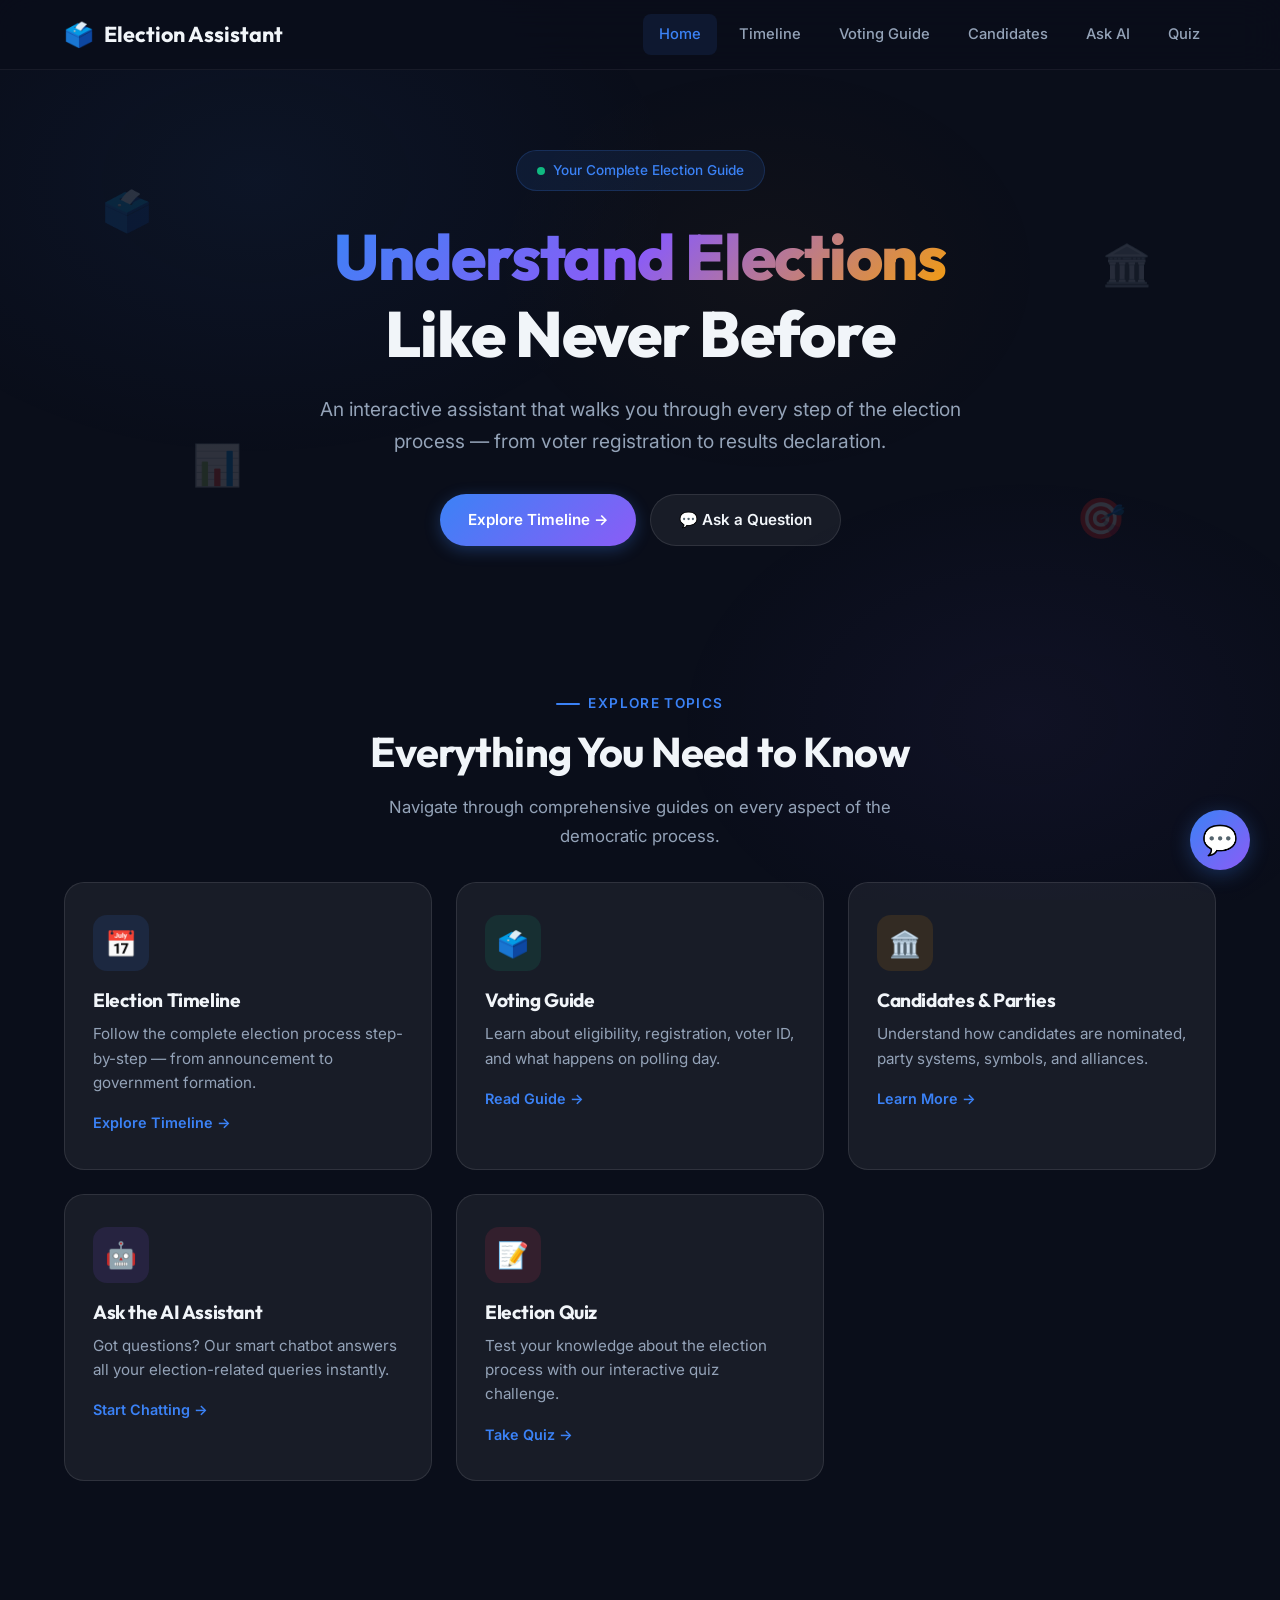
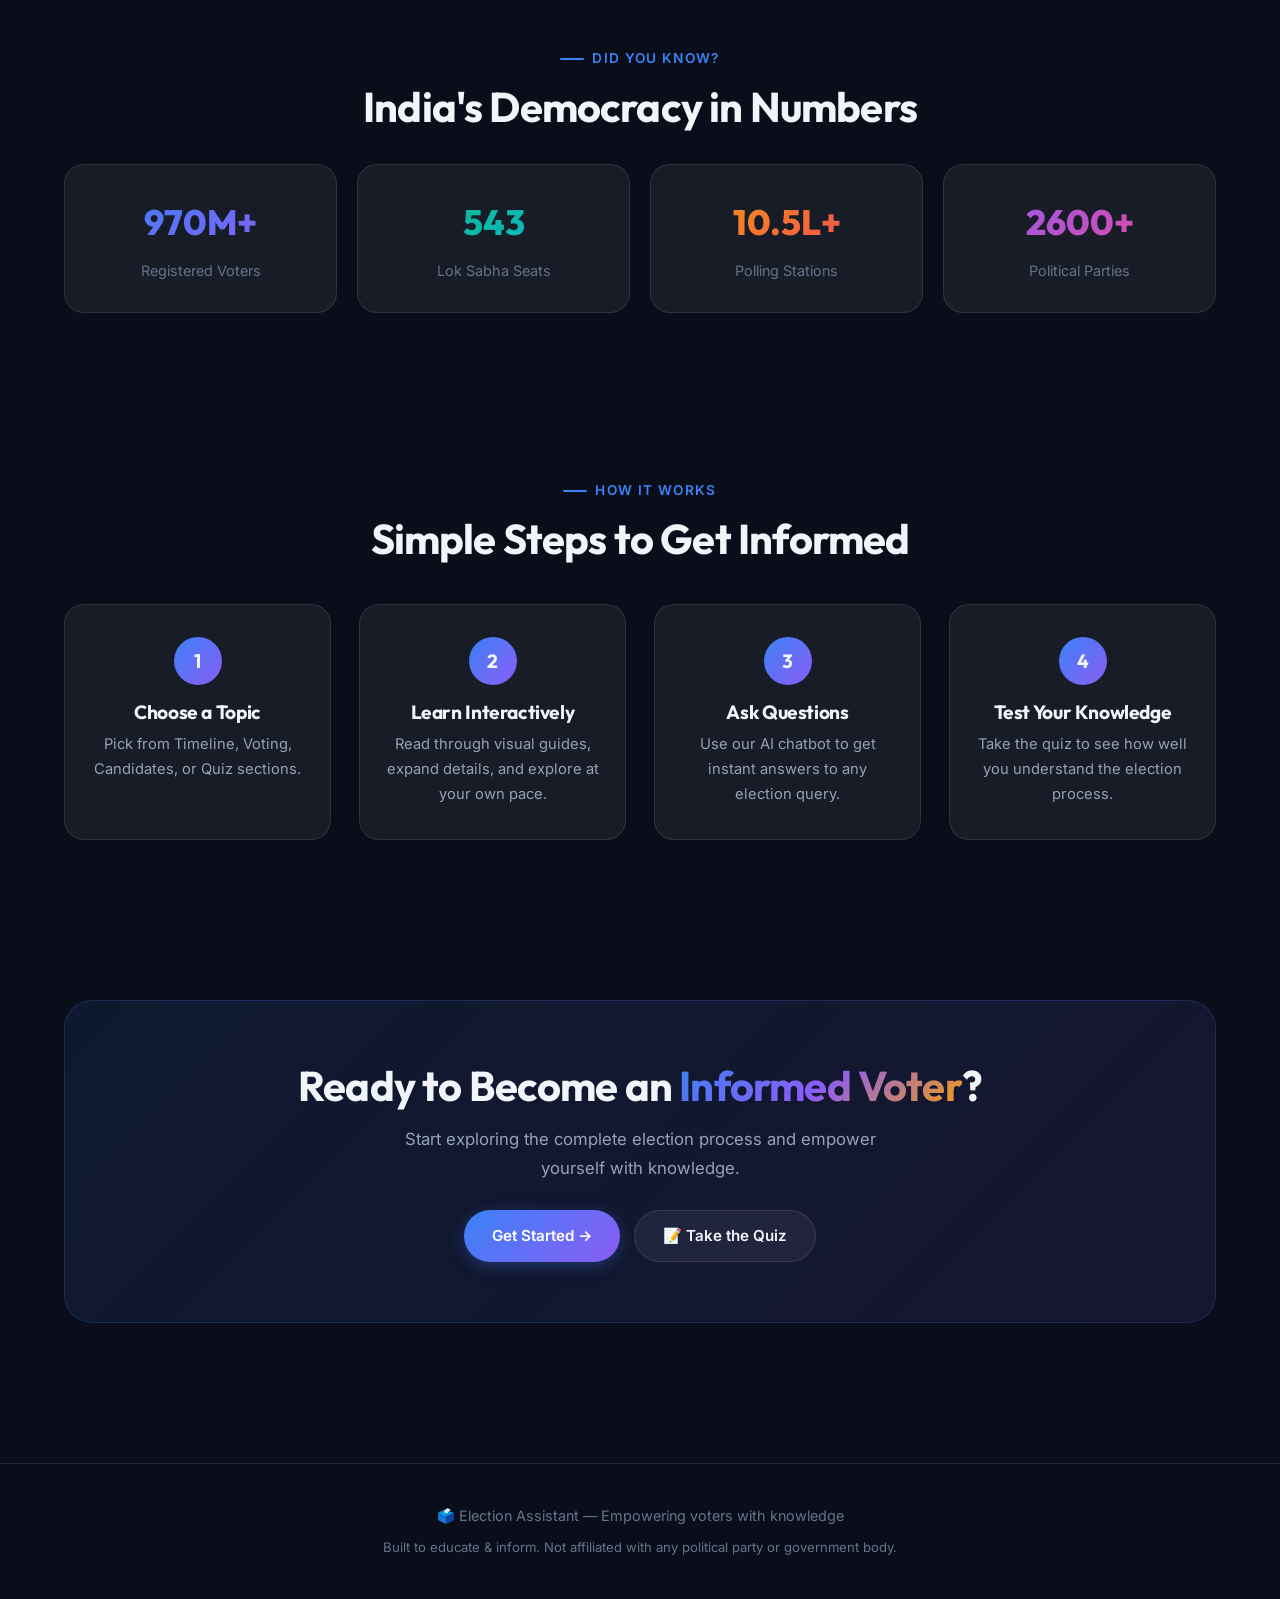
<file: index.html>
<!DOCTYPE html>
<html lang="en">

<head>
  <meta charset="UTF-8">
  <meta name="viewport" content="width=device-width, initial-scale=1.0">
  <meta name="description" content="Election Assistant — Your interactive guide to understanding the election process.">
  <title>Election Assistant — Home</title>
  <link rel="icon" type="image/png" href="favicon.png">
  <link rel="stylesheet" href="styles.css">
  <style>
    .hero {
      padding: 80px 0 60px;
      text-align: center;
      position: relative;
    }

    .hero-badge {
      display: inline-flex;
      align-items: center;
      gap: 8px;
      padding: 8px 20px;
      background: rgba(59, 130, 246, 0.1);
      border: 1px solid rgba(59, 130, 246, 0.2);
      border-radius: var(--radius-full);
      font-size: 0.85rem;
      font-weight: 500;
      color: var(--accent-blue);
      margin-bottom: 28px;
      animation: fadeInDown 0.8s ease;
    }

    .hero-badge .pulse-dot {
      width: 8px;
      height: 8px;
      background: var(--accent-emerald);
      border-radius: 50%;
      animation: pulse 2s infinite;
    }

    .hero h1 {
      font-size: clamp(2.5rem, 6vw, 4rem);
      font-weight: 800;
      margin-bottom: 20px;
      animation: fadeInUp 0.8s ease 0.1s both;
    }

    .hero .hero-subtitle {
      font-size: 1.2rem;
      color: var(--text-secondary);
      max-width: 650px;
      margin: 0 auto 36px;
      animation: fadeInUp 0.8s ease 0.2s both;
    }

    .hero-actions {
      display: flex;
      gap: 14px;
      justify-content: center;
      flex-wrap: wrap;
      animation: fadeInUp 0.8s ease 0.3s both;
    }

    .hero-float {
      position: absolute;
      font-size: 2.5rem;
      opacity: 0.15;
      animation: float 6s ease-in-out infinite;
    }

    .hero-float:nth-child(1) {
      top: 20%;
      left: 8%;
    }

    .hero-float:nth-child(2) {
      top: 30%;
      right: 10%;
      animation-delay: 1s;
    }

    .hero-float:nth-child(3) {
      bottom: 20%;
      left: 15%;
      animation-delay: 2s;
    }

    .hero-float:nth-child(4) {
      bottom: 10%;
      right: 12%;
      animation-delay: 3s;
    }

    .features-grid {
      display: grid;
      grid-template-columns: repeat(auto-fit, minmax(320px, 1fr));
      gap: 24px;
    }

    .feature-card.blue {
      --card-accent: var(--gradient-blue-violet);
      --icon-bg: rgba(59, 130, 246, 0.12);
    }

    .feature-card.emerald {
      --card-accent: var(--gradient-emerald-cyan);
      --icon-bg: rgba(16, 185, 129, 0.12);
    }

    .feature-card.amber {
      --card-accent: var(--gradient-amber-rose);
      --icon-bg: rgba(245, 158, 11, 0.12);
    }

    .feature-card.violet {
      --card-accent: linear-gradient(135deg, #8b5cf6, #ec4899);
      --icon-bg: rgba(139, 92, 246, 0.12);
    }

    .feature-card.rose {
      --card-accent: linear-gradient(135deg, #f43f5e, #f59e0b);
      --icon-bg: rgba(244, 63, 94, 0.12);
    }

    .stat-card:nth-child(1) {
      --stat-gradient: var(--gradient-blue-violet);
    }

    .stat-card:nth-child(2) {
      --stat-gradient: var(--gradient-emerald-cyan);
    }

    .stat-card:nth-child(3) {
      --stat-gradient: var(--gradient-amber-rose);
    }

    .stat-card:nth-child(4) {
      --stat-gradient: linear-gradient(135deg, #8b5cf6, #ec4899);
    }

    .how-steps {
      display: grid;
      grid-template-columns: repeat(auto-fit, minmax(250px, 1fr));
      gap: 28px;
      margin-top: 40px;
    }

    .how-step {
      text-align: center;
      padding: 32px 24px;
      background: var(--bg-glass);
      border: 1px solid var(--bg-glass-border);
      border-radius: var(--radius-lg);
    }

    .how-step .step-num {
      width: 48px;
      height: 48px;
      border-radius: 50%;
      background: var(--gradient-blue-violet);
      display: flex;
      align-items: center;
      justify-content: center;
      font-family: var(--font-heading);
      font-weight: 700;
      font-size: 1.2rem;
      margin: 0 auto 16px;
    }

    .how-step h4 {
      margin-bottom: 8px;
    }

    .how-step p {
      font-size: 0.92rem;
    }

    .cta-box {
      background: linear-gradient(135deg, rgba(59, 130, 246, 0.1), rgba(139, 92, 246, 0.1));
      border: 1px solid rgba(59, 130, 246, 0.2);
      border-radius: var(--radius-xl);
      padding: 60px 40px;
      text-align: center;
    }

    .cta-box h2 {
      margin-bottom: 14px;
    }

    .cta-box p {
      max-width: 500px;
      margin: 0 auto 28px;
    }

    @keyframes fadeInUp {
      from {
        opacity: 0;
        transform: translateY(24px);
      }

      to {
        opacity: 1;
        transform: translateY(0);
      }
    }

    @keyframes fadeInDown {
      from {
        opacity: 0;
        transform: translateY(-16px);
      }

      to {
        opacity: 1;
        transform: translateY(0);
      }
    }

    @keyframes pulse {

      0%,
      100% {
        opacity: 1;
        transform: scale(1);
      }

      50% {
        opacity: 0.6;
        transform: scale(1.3);
      }
    }

    @keyframes float {

      0%,
      100% {
        transform: translateY(0) rotate(0deg);
      }

      50% {
        transform: translateY(-20px) rotate(5deg);
      }
    }

    @media (max-width:768px) {
      .hero {
        padding: 50px 0 40px;
      }

      .hero-float {
        display: none;
      }

      .features-grid {
        grid-template-columns: 1fr;
      }
    }
  </style>
</head>

<body>
  <div class="page-wrapper">
    <section class="hero" id="hero">
      <div class="hero-float">🗳️</div>
      <div class="hero-float">🏛️</div>
      <div class="hero-float">📊</div>
      <div class="hero-float">🎯</div>
      <div class="container">
        <div class="hero-badge"><span class="pulse-dot"></span> Your Complete Election Guide</div>
        <h1><span class="gradient-text">Understand Elections</span><br>Like Never Before</h1>
        <p class="hero-subtitle">An interactive assistant that walks you through every step of the election process —
          from voter registration to results declaration.</p>
        <div class="hero-actions">
          <a href="timeline.html" class="btn btn-primary">Explore Timeline →</a>
          <a href="chatbot.html" class="btn btn-secondary">💬 Ask a Question</a>
        </div>
      </div>
    </section>

    <section id="features">
      <div class="container">
        <div class="text-center mb-4 reveal"><span class="section-label">Explore Topics</span>
          <h2>Everything You Need to Know</h2>
          <p class="mt-2" style="max-width:550px;margin-left:auto;margin-right:auto;">Navigate through comprehensive
            guides on every aspect of the democratic process.</p>
        </div>
        <div class="features-grid">
          <a href="timeline.html" class="feature-card blue reveal reveal-delay-1" id="feature-timeline">
            <div class="card-icon">📅</div>
            <h3>Election Timeline</h3>
            <p>Follow the complete election process step-by-step — from announcement to government formation.</p><span
              class="card-arrow">Explore Timeline →</span>
          </a>
          <a href="voting-guide.html" class="feature-card emerald reveal reveal-delay-2" id="feature-voting">
            <div class="card-icon">🗳️</div>
            <h3>Voting Guide</h3>
            <p>Learn about eligibility, registration, voter ID, and what happens on polling day.</p><span
              class="card-arrow">Read Guide →</span>
          </a>
          <a href="candidates.html" class="feature-card amber reveal reveal-delay-3" id="feature-candidates">
            <div class="card-icon">🏛️</div>
            <h3>Candidates & Parties</h3>
            <p>Understand how candidates are nominated, party systems, symbols, and alliances.</p><span
              class="card-arrow">Learn More →</span>
          </a>
          <a href="chatbot.html" class="feature-card violet reveal reveal-delay-4" id="feature-chatbot">
            <div class="card-icon">🤖</div>
            <h3>Ask the AI Assistant</h3>
            <p>Got questions? Our smart chatbot answers all your election-related queries instantly.</p><span
              class="card-arrow">Start Chatting →</span>
          </a>
          <a href="quiz.html" class="feature-card rose reveal reveal-delay-5" id="feature-quiz">
            <div class="card-icon">📝</div>
            <h3>Election Quiz</h3>
            <p>Test your knowledge about the election process with our interactive quiz challenge.</p><span
              class="card-arrow">Take Quiz →</span>
          </a>
        </div>
      </div>
    </section>

    <section id="stats">
      <div class="container">
        <div class="text-center mb-4 reveal"><span class="section-label">Did You Know?</span>
          <h2>India's Democracy in Numbers</h2>
        </div>
        <div class="stats-grid reveal">
          <div class="stat-card">
            <div class="stat-number">970M+</div>
            <div class="stat-label">Registered Voters</div>
          </div>
          <div class="stat-card">
            <div class="stat-number">543</div>
            <div class="stat-label">Lok Sabha Seats</div>
          </div>
          <div class="stat-card">
            <div class="stat-number">10.5L+</div>
            <div class="stat-label">Polling Stations</div>
          </div>
          <div class="stat-card">
            <div class="stat-number">2600+</div>
            <div class="stat-label">Political Parties</div>
          </div>
        </div>
      </div>
    </section>

    <section id="howItWorks">
      <div class="container">
        <div class="text-center mb-3 reveal"><span class="section-label">How It Works</span>
          <h2>Simple Steps to Get Informed</h2>
        </div>
        <div class="how-steps">
          <div class="how-step reveal reveal-delay-1">
            <div class="step-num">1</div>
            <h4>Choose a Topic</h4>
            <p>Pick from Timeline, Voting, Candidates, or Quiz sections.</p>
          </div>
          <div class="how-step reveal reveal-delay-2">
            <div class="step-num">2</div>
            <h4>Learn Interactively</h4>
            <p>Read through visual guides, expand details, and explore at your own pace.</p>
          </div>
          <div class="how-step reveal reveal-delay-3">
            <div class="step-num">3</div>
            <h4>Ask Questions</h4>
            <p>Use our AI chatbot to get instant answers to any election query.</p>
          </div>
          <div class="how-step reveal reveal-delay-4">
            <div class="step-num">4</div>
            <h4>Test Your Knowledge</h4>
            <p>Take the quiz to see how well you understand the election process.</p>
          </div>
        </div>
      </div>
    </section>

    <section class="reveal" style="padding:80px 0;">
      <div class="container">
        <div class="cta-box">
          <h2>Ready to Become an <span class="gradient-text">Informed Voter</span>?</h2>
          <p>Start exploring the complete election process and empower yourself with knowledge.</p>
          <div class="hero-actions"><a href="timeline.html" class="btn btn-primary">Get Started →</a><a href="quiz.html"
              class="btn btn-secondary">📝 Take the Quiz</a></div>
        </div>
      </div>
    </section>
  </div>

  <!-- AI Chat Widget -->
  <div class="chat-widget">
    <div class="chat-window" id="aiChatWindow">
      <div class="chat-win-header">
        <h4><span>🤖</span> Election AI Assistant</h4>
        <button class="chat-close" id="closeChat">&times;</button>
      </div>
      <div class="chat-messages" id="aiChatMessages">
        <div class="chat-msg bot">Hi! I'm your AI Election Assistant. Ask me anything about the voting process or
          timelines!</div>
      </div>
      <div class="chat-input-box">
        <input type="text" id="aiChatInput" placeholder="Ask a question...">
        <button id="aiSendBtn">➤</button>
      </div>
    </div>
    <button class="chat-toggle" id="toggleChat">💬</button>
  </div>

  <script src="nav.js"></script>
  <script>
    const chatToggle = document.getElementById('toggleChat');
    const chatWindow = document.getElementById('aiChatWindow');
    const chatClose = document.getElementById('closeChat');
    const aiChatMessages = document.getElementById('aiChatMessages');
    const aiChatInput = document.getElementById('aiChatInput');
    const aiSendBtn = document.getElementById('aiSendBtn');

    chatToggle.addEventListener('click', () => {
      chatWindow.classList.add('open');
      chatToggle.style.display = 'none';
    });

    chatClose.addEventListener('click', () => {
      chatWindow.classList.remove('open');
      chatToggle.style.display = 'flex';
    });

    const API_KEY = 'AIzaSyC5HrCA0Fzp1votONW1E20An_XU0UFRbeg';
    const SYSTEM_PROMPT = "You are a specialized Election Process Assistant for India. Help users understand timelines, voting eligibility, registration steps, EVM/VVPAT, and political parties. Be neutral and concise.";

      const url = `https://generativelanguage.googleapis.com/v1beta/models/gemini-1.5-flash:generateContent?key=${API_KEY}`;
      try {
        const response = await fetch(url, {
          method: 'POST',
          headers: { 'Content-Type': 'application/json' },
          body: JSON.stringify({
            contents: [{
              role: "user",
              parts: [{ text: SYSTEM_PROMPT + "\n\nUser Question: " + userMessage }]
            }]
          })
        });
        const data = await response.json();
        if (data.candidates && data.candidates[0].content) {
          return data.candidates[0].content.parts[0].text;
        } else if (data.error) {
          return "Error: " + data.error.message;
        }
        return "I'm having trouble connecting. Please try again.";
      } catch (error) {
        return "Connection Error. Please check your internet.";
      }
    }

    function addMessage(text, sender) {
      const msgDiv = document.createElement('div');
      msgDiv.className = `chat-msg ${sender}`;
      msgDiv.textContent = text;
      aiChatMessages.appendChild(msgDiv);
      aiChatMessages.scrollTop = aiChatMessages.scrollHeight;
    }

    async function handleSend() {
      const text = aiChatInput.value.trim();
      if (!text) return;
      addMessage(text, 'user');
      aiChatInput.value = '';
      const loadingMsg = document.createElement('div');
      loadingMsg.className = 'chat-msg bot';
      loadingMsg.textContent = '...';
      aiChatMessages.appendChild(loadingMsg);
      const response = await getAIResponse(text);
      loadingMsg.remove();
      addMessage(response, 'bot');
    }

    aiSendBtn.addEventListener('click', handleSend);
    aiChatInput.addEventListener('keypress', (e) => { if (e.key === 'Enter') handleSend(); });
  </script>
</body>

</html>
</file>
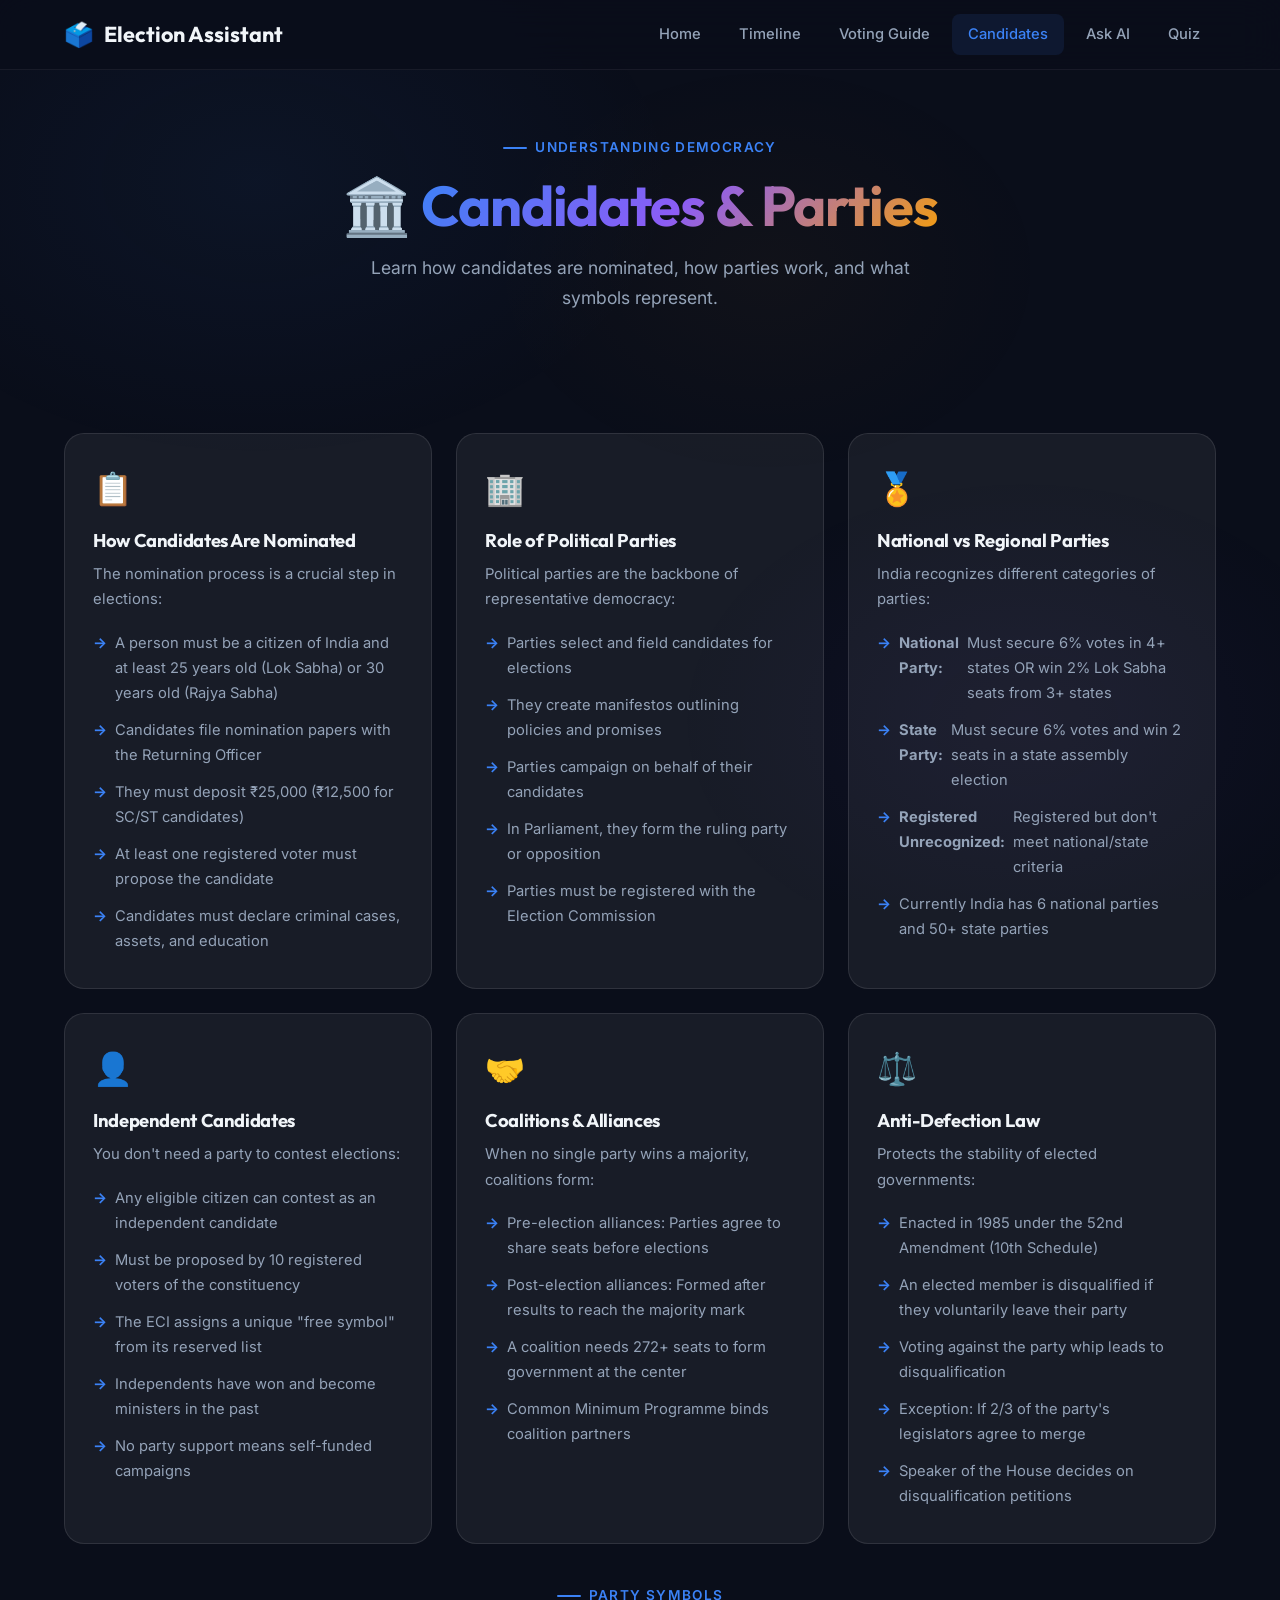
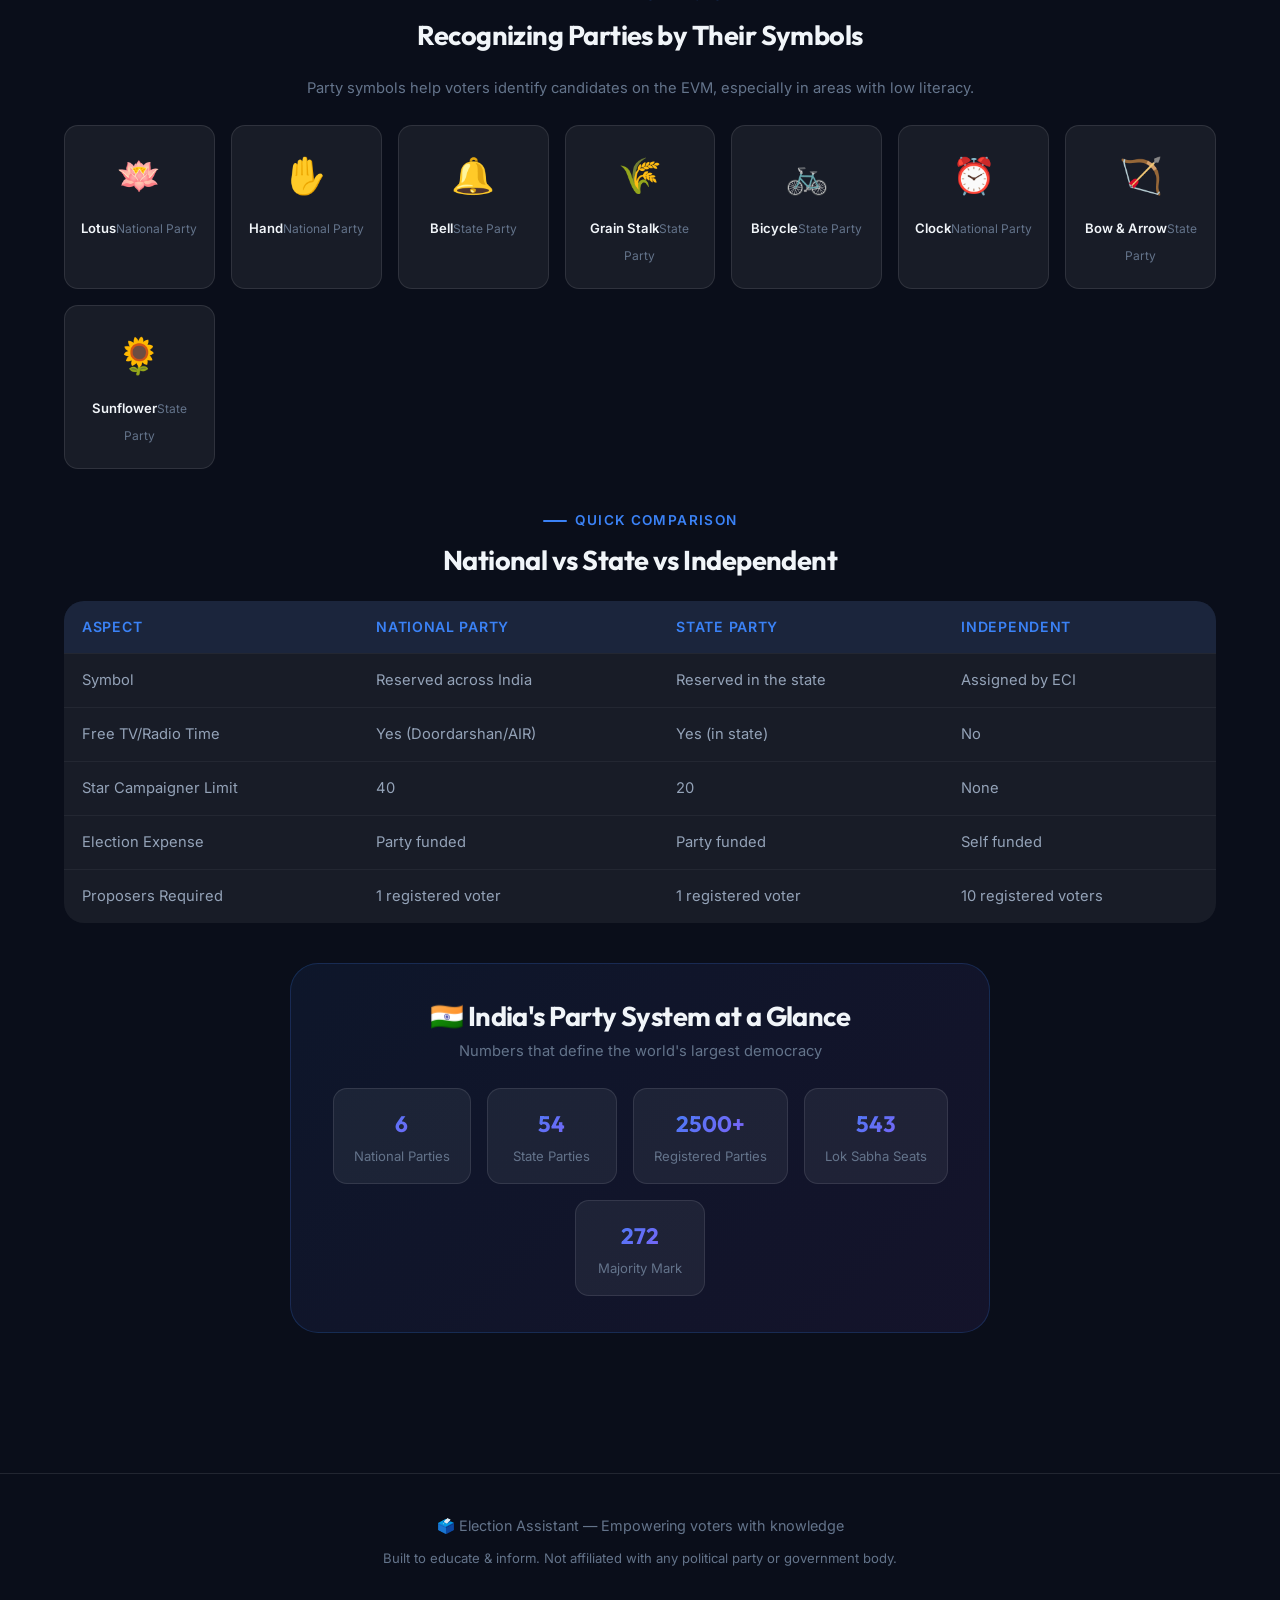
<file: candidates.html>
<!DOCTYPE html>
<html lang="en">
<head>
  <meta charset="UTF-8">
  <meta name="viewport" content="width=device-width, initial-scale=1.0">
  <meta name="description" content="Learn about candidates, political parties, symbols, and the nomination process in Indian elections.">
  <title>Candidates & Parties — Election Assistant</title>
  <link rel="icon" type="image/png" href="favicon.png">
  <link rel="stylesheet" href="styles.css">
  <style>
    .topics-grid { display: grid; grid-template-columns: repeat(auto-fit, minmax(340px,1fr)); gap: 24px; }
    .topic-card { background: var(--bg-glass); border: 1px solid var(--bg-glass-border); border-radius: var(--radius-lg); padding: 28px; transition: var(--transition-smooth); }
    .topic-card:hover { background: var(--bg-card-hover); transform: translateY(-4px); box-shadow: var(--shadow-card); }
    .topic-card .topic-icon { font-size: 2rem; margin-bottom: 14px; }
    .topic-card h3 { margin-bottom: 10px; font-size: 1.15rem; }
    .topic-card p { font-size: 0.93rem; line-height: 1.7; }
    .topic-card ul { margin-top: 12px; padding-left: 0; list-style: none; }
    .topic-card ul li { padding: 6px 0; font-size: 0.92rem; color: var(--text-secondary); display: flex; align-items: flex-start; gap: 8px; }
    .topic-card ul li::before { content: '→'; color: var(--accent-blue); font-weight: 700; flex-shrink: 0; }

    .symbol-gallery { margin-top: 40px; }
    .symbol-gallery h3 { text-align: center; margin-bottom: 24px; }
    .symbols-grid { display: grid; grid-template-columns: repeat(auto-fit, minmax(140px,1fr)); gap: 16px; }
    .symbol-item { text-align: center; padding: 20px 12px; background: var(--bg-glass); border: 1px solid var(--bg-glass-border); border-radius: var(--radius-md); transition: var(--transition-smooth); cursor: default; }
    .symbol-item:hover { background: var(--bg-card-hover); transform: translateY(-4px); box-shadow: var(--shadow-card); border-color: rgba(255,255,255,0.15); }
    .symbol-item .sym-icon { font-size: 2.2rem; margin-bottom: 8px; display: block; }
    .symbol-item .sym-name { font-size: 0.82rem; font-weight: 600; color: var(--text-primary); }
    .symbol-item .sym-party { font-size: 0.75rem; color: var(--text-muted); margin-top: 2px; }

    .comparison-table { margin-top: 40px; overflow-x: auto; }
    .comparison-table h3 { text-align: center; margin-bottom: 24px; }
    .comp-table { width: 100%; border-collapse: collapse; background: var(--bg-glass); border-radius: var(--radius-lg); overflow: hidden; }
    .comp-table th, .comp-table td { padding: 14px 18px; text-align: left; border-bottom: 1px solid rgba(255,255,255,0.05); }
    .comp-table th { background: rgba(59,130,246,0.1); color: var(--accent-blue); font-size: 0.88rem; font-weight: 600; text-transform: uppercase; letter-spacing: 0.05em; }
    .comp-table td { font-size: 0.92rem; color: var(--text-secondary); }
    .comp-table tr:hover td { background: rgba(255,255,255,0.02); }
    .comp-table tr:last-child td { border-bottom: none; }

    .infographic { max-width: 700px; margin: 40px auto 0; background: linear-gradient(135deg,rgba(59,130,246,0.08),rgba(139,92,246,0.08)); border: 1px solid rgba(59,130,246,0.2); border-radius: var(--radius-xl); padding: 36px; text-align: center; }
    .infographic h3 { margin-bottom: 6px; }
    .infographic .sub { font-size: 0.92rem; color: var(--text-muted); margin-bottom: 24px; }
    .infographic-steps { display: flex; flex-wrap: wrap; justify-content: center; gap: 16px; }
    .info-step { padding: 16px 20px; background: var(--bg-glass); border: 1px solid var(--bg-glass-border); border-radius: var(--radius-md); min-width: 130px; }
    .info-step .num { font-family: var(--font-heading); font-size: 1.4rem; font-weight: 700; background: var(--gradient-blue-violet); -webkit-background-clip: text; -webkit-text-fill-color: transparent; background-clip: text; }
    .info-step .lbl { font-size: 0.82rem; color: var(--text-muted); margin-top: 2px; }

    @media (max-width:768px) { .topics-grid { grid-template-columns: 1fr; } .symbols-grid { grid-template-columns: repeat(3,1fr); } .infographic-steps { flex-direction: column; align-items: center; } }
  </style>
</head>
<body>
  <div class="page-wrapper">
    <section class="page-hero">
      <div class="container">
        <span class="section-label">Understanding Democracy</span>
        <h1>🏛️ <span class="gradient-text">Candidates & Parties</span></h1>
        <p>Learn how candidates are nominated, how parties work, and what symbols represent.</p>
      </div>
    </section>

    <section>
      <div class="container">
        <div class="topics-grid">
          <div class="topic-card reveal">
            <div class="topic-icon">📋</div>
            <h3>How Candidates Are Nominated</h3>
            <p>The nomination process is a crucial step in elections:</p>
            <ul>
              <li>A person must be a citizen of India and at least 25 years old (Lok Sabha) or 30 years old (Rajya Sabha)</li>
              <li>Candidates file nomination papers with the Returning Officer</li>
              <li>They must deposit ₹25,000 (₹12,500 for SC/ST candidates)</li>
              <li>At least one registered voter must propose the candidate</li>
              <li>Candidates must declare criminal cases, assets, and education</li>
            </ul>
          </div>
          <div class="topic-card reveal">
            <div class="topic-icon">🏢</div>
            <h3>Role of Political Parties</h3>
            <p>Political parties are the backbone of representative democracy:</p>
            <ul>
              <li>Parties select and field candidates for elections</li>
              <li>They create manifestos outlining policies and promises</li>
              <li>Parties campaign on behalf of their candidates</li>
              <li>In Parliament, they form the ruling party or opposition</li>
              <li>Parties must be registered with the Election Commission</li>
            </ul>
          </div>
          <div class="topic-card reveal">
            <div class="topic-icon">🏅</div>
            <h3>National vs Regional Parties</h3>
            <p>India recognizes different categories of parties:</p>
            <ul>
              <li><strong>National Party:</strong> Must secure 6% votes in 4+ states OR win 2% Lok Sabha seats from 3+ states</li>
              <li><strong>State Party:</strong> Must secure 6% votes and win 2 seats in a state assembly election</li>
              <li><strong>Registered Unrecognized:</strong> Registered but don't meet national/state criteria</li>
              <li>Currently India has 6 national parties and 50+ state parties</li>
            </ul>
          </div>
          <div class="topic-card reveal">
            <div class="topic-icon">👤</div>
            <h3>Independent Candidates</h3>
            <p>You don't need a party to contest elections:</p>
            <ul>
              <li>Any eligible citizen can contest as an independent candidate</li>
              <li>Must be proposed by 10 registered voters of the constituency</li>
              <li>The ECI assigns a unique "free symbol" from its reserved list</li>
              <li>Independents have won and become ministers in the past</li>
              <li>No party support means self-funded campaigns</li>
            </ul>
          </div>
          <div class="topic-card reveal">
            <div class="topic-icon">🤝</div>
            <h3>Coalitions & Alliances</h3>
            <p>When no single party wins a majority, coalitions form:</p>
            <ul>
              <li>Pre-election alliances: Parties agree to share seats before elections</li>
              <li>Post-election alliances: Formed after results to reach the majority mark</li>
              <li>A coalition needs 272+ seats to form government at the center</li>
              <li>Common Minimum Programme binds coalition partners</li>
            </ul>
          </div>
          <div class="topic-card reveal">
            <div class="topic-icon">⚖️</div>
            <h3>Anti-Defection Law</h3>
            <p>Protects the stability of elected governments:</p>
            <ul>
              <li>Enacted in 1985 under the 52nd Amendment (10th Schedule)</li>
              <li>An elected member is disqualified if they voluntarily leave their party</li>
              <li>Voting against the party whip leads to disqualification</li>
              <li>Exception: If 2/3 of the party's legislators agree to merge</li>
              <li>Speaker of the House decides on disqualification petitions</li>
            </ul>
          </div>
        </div>

        <!-- PARTY SYMBOLS -->
        <div class="symbol-gallery reveal">
          <span class="section-label" style="display:flex;justify-content:center;">Party Symbols</span>
          <h3>Recognizing Parties by Their Symbols</h3>
          <p class="text-center mb-3" style="color:var(--text-muted);font-size:0.92rem;">Party symbols help voters identify candidates on the EVM, especially in areas with low literacy.</p>
          <div class="symbols-grid">
            <div class="symbol-item"><span class="sym-icon">🪷</span><span class="sym-name">Lotus</span><span class="sym-party">National Party</span></div>
            <div class="symbol-item"><span class="sym-icon">✋</span><span class="sym-name">Hand</span><span class="sym-party">National Party</span></div>
            <div class="symbol-item"><span class="sym-icon">🔔</span><span class="sym-name">Bell</span><span class="sym-party">State Party</span></div>
            <div class="symbol-item"><span class="sym-icon">🌾</span><span class="sym-name">Grain Stalk</span><span class="sym-party">State Party</span></div>
            <div class="symbol-item"><span class="sym-icon">🚲</span><span class="sym-name">Bicycle</span><span class="sym-party">State Party</span></div>
            <div class="symbol-item"><span class="sym-icon">⏰</span><span class="sym-name">Clock</span><span class="sym-party">National Party</span></div>
            <div class="symbol-item"><span class="sym-icon">🏹</span><span class="sym-name">Bow & Arrow</span><span class="sym-party">State Party</span></div>
            <div class="symbol-item"><span class="sym-icon">🌻</span><span class="sym-name">Sunflower</span><span class="sym-party">State Party</span></div>
          </div>
        </div>

        <!-- COMPARISON TABLE -->
        <div class="comparison-table reveal">
          <span class="section-label" style="display:flex;justify-content:center;">Quick Comparison</span>
          <h3>National vs State vs Independent</h3>
          <table class="comp-table">
            <thead><tr><th>Aspect</th><th>National Party</th><th>State Party</th><th>Independent</th></tr></thead>
            <tbody>
              <tr><td>Symbol</td><td>Reserved across India</td><td>Reserved in the state</td><td>Assigned by ECI</td></tr>
              <tr><td>Free TV/Radio Time</td><td>Yes (Doordarshan/AIR)</td><td>Yes (in state)</td><td>No</td></tr>
              <tr><td>Star Campaigner Limit</td><td>40</td><td>20</td><td>None</td></tr>
              <tr><td>Election Expense</td><td>Party funded</td><td>Party funded</td><td>Self funded</td></tr>
              <tr><td>Proposers Required</td><td>1 registered voter</td><td>1 registered voter</td><td>10 registered voters</td></tr>
            </tbody>
          </table>
        </div>

        <!-- INFOGRAPHIC -->
        <div class="infographic reveal">
          <h3>🇮🇳 India's Party System at a Glance</h3>
          <p class="sub">Numbers that define the world's largest democracy</p>
          <div class="infographic-steps">
            <div class="info-step"><div class="num">6</div><div class="lbl">National Parties</div></div>
            <div class="info-step"><div class="num">54</div><div class="lbl">State Parties</div></div>
            <div class="info-step"><div class="num">2500+</div><div class="lbl">Registered Parties</div></div>
            <div class="info-step"><div class="num">543</div><div class="lbl">Lok Sabha Seats</div></div>
            <div class="info-step"><div class="num">272</div><div class="lbl">Majority Mark</div></div>
          </div>
        </div>
      </div>
    </section>
  </div>
  <script src="nav.js"></script>
</body>
</html>
</file>
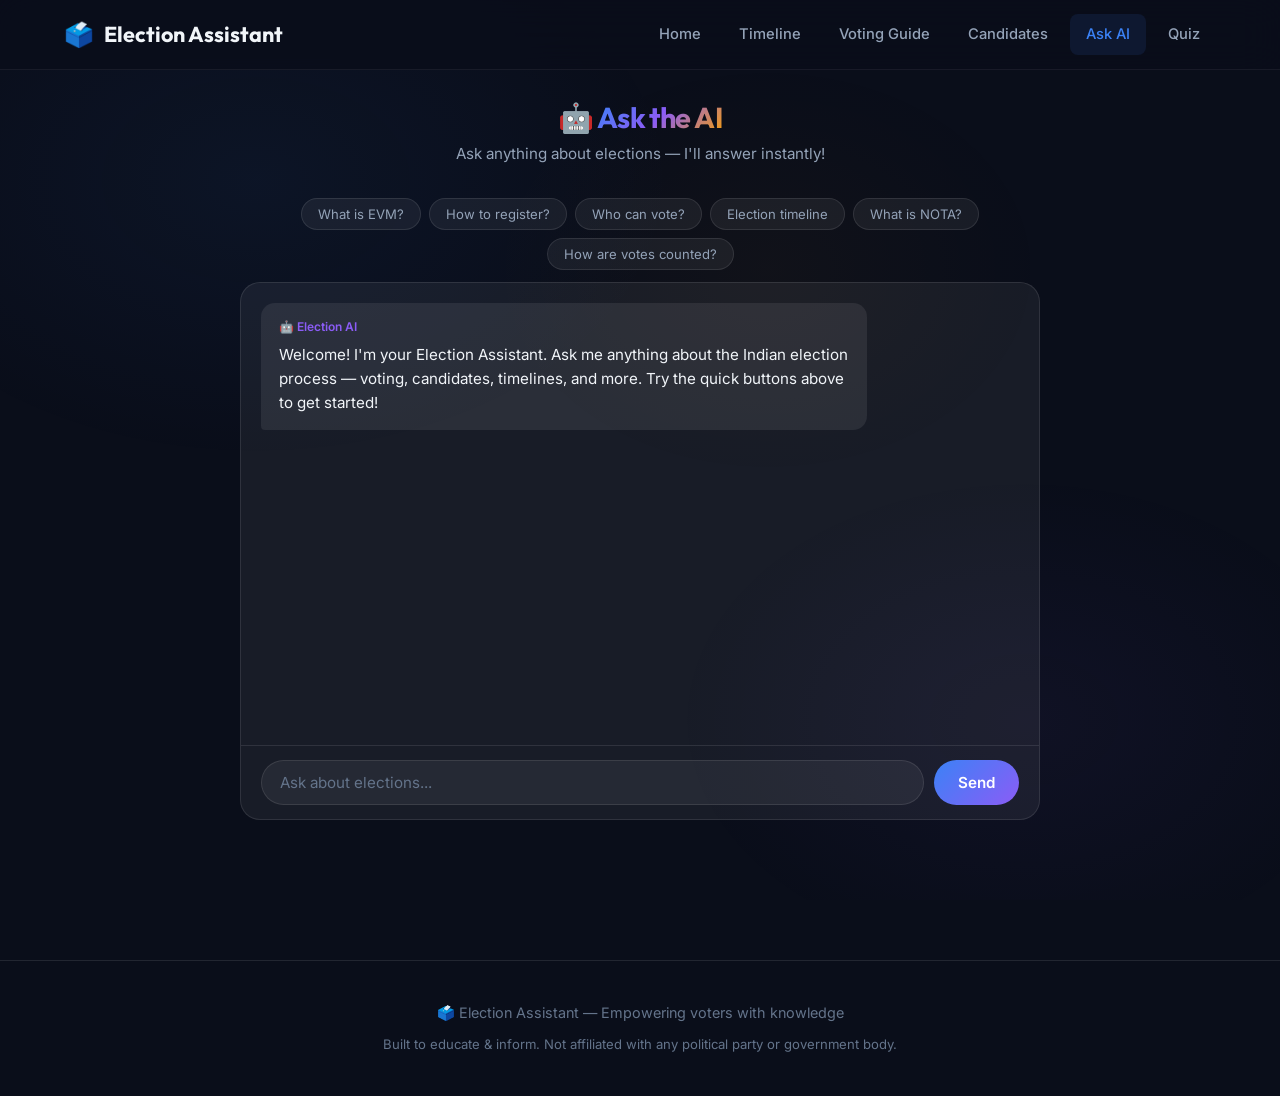
<file: chatbot.html>
<!DOCTYPE html>
<html lang="en">
<head>
  <meta charset="UTF-8">
  <meta name="viewport" content="width=device-width, initial-scale=1.0">
  <meta name="description" content="Ask election-related questions and get instant answers from our AI assistant.">
  <title>Ask AI — Election Assistant</title>
  <link rel="icon" type="image/png" href="favicon.png">
  <link rel="stylesheet" href="styles.css">
  <style>
    .chat-wrapper { max-width: 800px; margin: 0 auto; display: flex; flex-direction: column; height: calc(100vh - var(--nav-height) - 60px); padding-bottom: 20px; }
    .chat-header { text-align: center; padding: 30px 0 20px; flex-shrink: 0; }
    .chat-header h1 { font-size: 1.8rem; margin-bottom: 6px; }
    .chat-header p { font-size: 0.95rem; }
    .chatbox { flex: 1; overflow-y: auto; padding: 20px; background: var(--bg-glass); border: 1px solid var(--bg-glass-border); border-radius: var(--radius-lg) var(--radius-lg) 0 0; display: flex; flex-direction: column; gap: 14px; scroll-behavior: smooth; }
    .chatbox::-webkit-scrollbar { width: 6px; }
    .chatbox::-webkit-scrollbar-track { background: transparent; }
    .chatbox::-webkit-scrollbar-thumb { background: rgba(255,255,255,0.1); border-radius: 3px; }
    .msg { max-width: 80%; padding: 14px 18px; border-radius: var(--radius-md); font-size: 0.95rem; line-height: 1.6; animation: msgIn 0.3s ease; }
    .msg.user { align-self: flex-end; background: var(--accent-blue); color: white; border-bottom-right-radius: 4px; }
    .msg.bot { align-self: flex-start; background: rgba(255,255,255,0.08); color: var(--text-primary); border-bottom-left-radius: 4px; }
    .msg.bot .bot-label { font-size: 0.75rem; font-weight: 600; color: var(--accent-violet); margin-bottom: 6px; display: block; }
    .typing { align-self: flex-start; padding: 14px 20px; background: rgba(255,255,255,0.08); border-radius: var(--radius-md); display: flex; gap: 5px; }
    .typing span { width: 8px; height: 8px; background: var(--text-muted); border-radius: 50%; animation: bounce 1.2s infinite; }
    .typing span:nth-child(2) { animation-delay: 0.2s; }
    .typing span:nth-child(3) { animation-delay: 0.4s; }
    .chat-input-area { display: flex; gap: 10px; padding: 14px 20px; background: var(--bg-glass); border: 1px solid var(--bg-glass-border); border-top: none; border-radius: 0 0 var(--radius-lg) var(--radius-lg); flex-shrink: 0; }
    .chat-input-area input { flex: 1; padding: 12px 18px; background: rgba(255,255,255,0.06); border: 1px solid rgba(255,255,255,0.1); border-radius: var(--radius-full); color: var(--text-primary); font-family: var(--font-body); font-size: 0.95rem; outline: none; transition: var(--transition-fast); }
    .chat-input-area input::placeholder { color: var(--text-muted); }
    .chat-input-area input:focus { border-color: var(--accent-blue); background: rgba(255,255,255,0.08); }
    .chat-input-area button { padding: 12px 24px; background: var(--gradient-blue-violet); border: none; border-radius: var(--radius-full); color: white; font-family: var(--font-body); font-weight: 600; font-size: 0.95rem; cursor: pointer; transition: var(--transition-smooth); }
    .chat-input-area button:hover { transform: translateY(-1px); box-shadow: 0 4px 16px var(--accent-blue-glow); }
    .quick-btns { display: flex; flex-wrap: wrap; gap: 8px; padding: 12px 0; flex-shrink: 0; justify-content: center; }
    .quick-btn { padding: 7px 16px; background: var(--bg-glass); border: 1px solid var(--bg-glass-border); border-radius: var(--radius-full); font-family: var(--font-body); font-size: 0.82rem; color: var(--text-secondary); cursor: pointer; transition: var(--transition-fast); }
    .quick-btn:hover { background: rgba(59,130,246,0.12); color: var(--accent-blue); border-color: rgba(59,130,246,0.3); }
    @keyframes msgIn { from { opacity: 0; transform: translateY(10px); } to { opacity: 1; transform: translateY(0); } }
    @keyframes bounce { 0%,60%,100% { transform: translateY(0); } 30% { transform: translateY(-6px); } }
    @media (max-width:768px) { .chat-wrapper { height: calc(100vh - 60px - 40px); } .msg { max-width: 90%; } }
  </style>
</head>
<body>
  <div class="page-wrapper">
    <div class="container">
      <div class="chat-wrapper">
        <div class="chat-header">
          <h1>🤖 <span class="gradient-text">Ask the AI</span></h1>
          <p>Ask anything about elections — I'll answer instantly!</p>
        </div>
        <div class="quick-btns" id="quickBtns">
          <button class="quick-btn">What is EVM?</button>
          <button class="quick-btn">How to register?</button>
          <button class="quick-btn">Who can vote?</button>
          <button class="quick-btn">Election timeline</button>
          <button class="quick-btn">What is NOTA?</button>
          <button class="quick-btn">How are votes counted?</button>
        </div>
        <div class="chatbox" id="chatbox">
          <div class="msg bot"><span class="bot-label">🤖 Election AI</span>Welcome! I'm your Election Assistant. Ask me anything about the Indian election process — voting, candidates, timelines, and more. Try the quick buttons above to get started!</div>
        </div>
        <div class="chat-input-area">
          <input type="text" id="chatInput" placeholder="Ask about elections..." autocomplete="off">
          <button onclick="sendMessage()" id="sendBtn">Send</button>
        </div>
      </div>
    </div>
  </div>

  <script src="nav.js"></script>
  <script>
    const chatbox = document.getElementById('chatbox');
    const chatInput = document.getElementById('chatInput');
    const API_KEY = 'AIzaSyC5HrCA0Fzp1votONW1E20An_XU0UFRbeg';
    const SYSTEM_PROMPT = "You are a specialized Election Process Assistant for India. Help users understand timelines, voting eligibility, registration steps, EVM/VVPAT, and political parties. Be neutral, educational, and concise. Avoid political bias.";

    function addMsg(text, type) {
      const div = document.createElement('div');
      div.className = 'msg ' + type;
      if (type === 'bot') {
        div.innerHTML = '<span class="bot-label">🤖 Election AI</span>' + text.replace(/\n/g, '<br>');
      } else {
        div.textContent = text;
      }
      chatbox.appendChild(div);
      chatbox.scrollTop = chatbox.scrollHeight;
      return div;
    }

    async function getAIResponse(userMessage) {
      const url = `https://generativelanguage.googleapis.com/v1beta/models/gemini-1.5-flash:generateContent?key=${API_KEY}`;
      try {
        const response = await fetch(url, {
          method: 'POST',
          headers: { 'Content-Type': 'application/json' },
          body: JSON.stringify({
            contents: [{
              role: "user",
              parts: [{ text: SYSTEM_PROMPT + "\n\nUser Question: " + userMessage }]
            }]
          })
        });
        const data = await response.json();
        if (data.candidates && data.candidates[0].content) {
          return data.candidates[0].content.parts[0].text;
        } else if (data.error) {
          return "Error: " + data.error.message;
        }
        return "I'm having trouble connecting. Please try again.";
      } catch (error) {
        return "Connection Error. Please check your internet.";
      }
    }

    async function sendMessage(text) {
      const msgText = text || chatInput.value.trim();
      if (!msgText) return;

      if (!text) chatInput.value = '';
      addMsg(msgText, 'user');

      // Show typing indicator
      const typingDiv = document.createElement('div');
      typingDiv.className = 'typing';
      typingDiv.innerHTML = '<span></span><span></span><span></span>';
      chatbox.appendChild(typingDiv);
      chatbox.scrollTop = chatbox.scrollHeight;

      const response = await getAIResponse(msgText);
      typingDiv.remove();
      addMsg(response, 'bot');
    }

    chatInput.addEventListener('keypress', (e) => { if (e.key === 'Enter') sendMessage(); });

    document.querySelectorAll('.quick-btn').forEach(btn => {
      btn.addEventListener('click', () => sendMessage(btn.textContent));
    });
  </script>
</body>
</html>
</file>
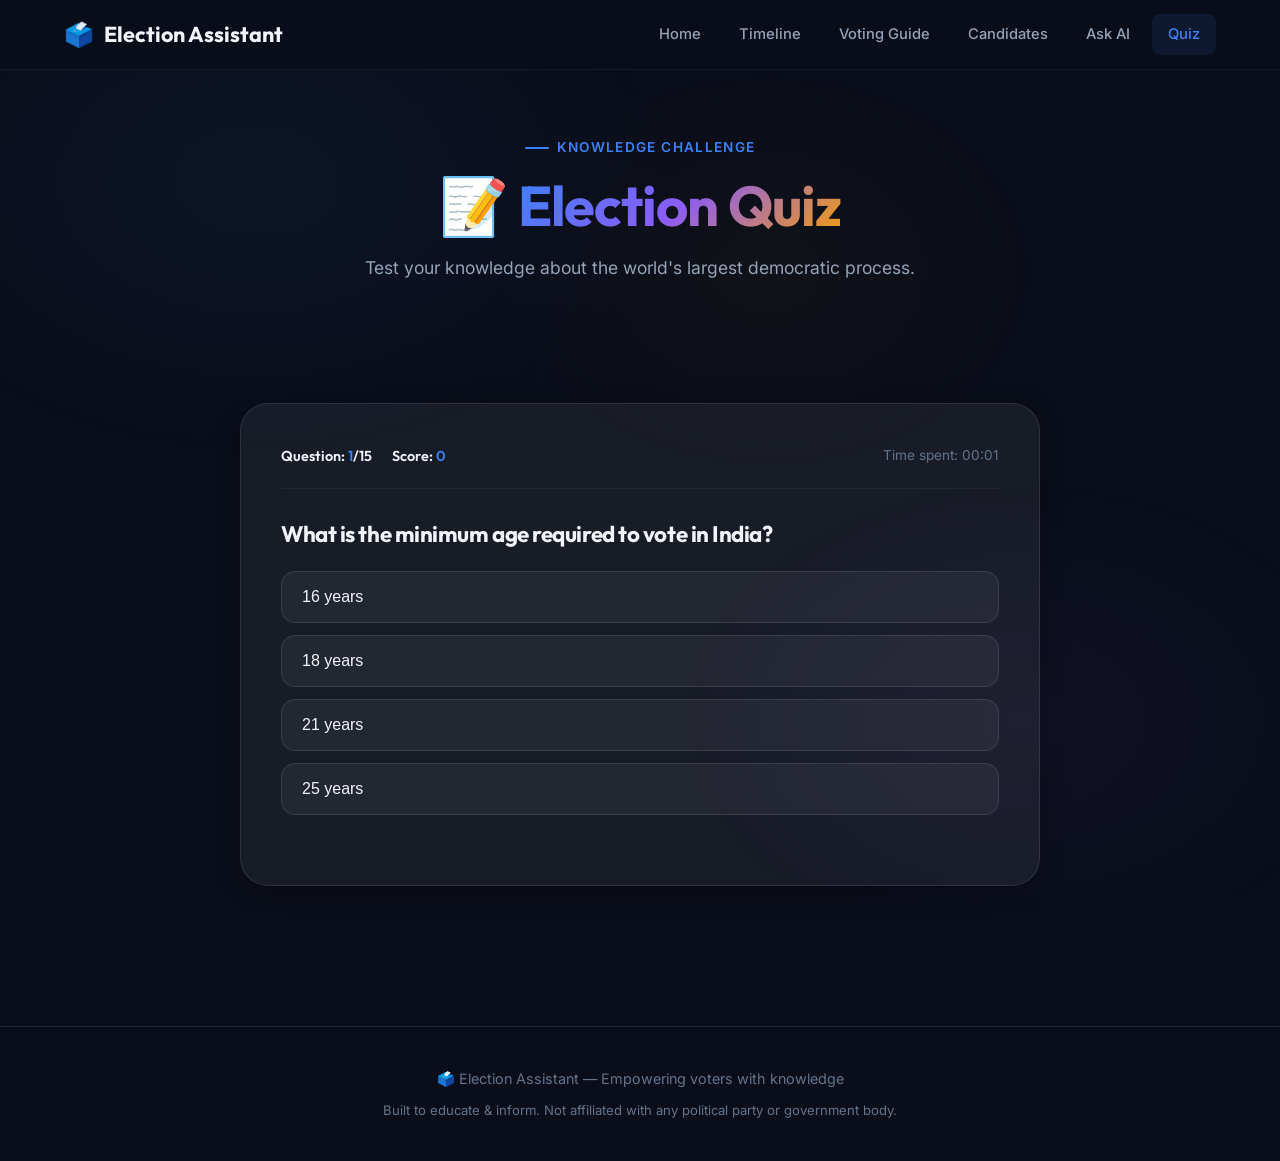
<file: quiz.html>
<!DOCTYPE html>
<html lang="en">
<head>
  <meta charset="UTF-8">
  <meta name="viewport" content="width=device-width, initial-scale=1.0">
  <meta name="description" content="Test your knowledge about the Indian election process with our interactive quiz.">
  <title>Election Quiz — Election Assistant</title>
  <link rel="icon" type="image/png" href="favicon.png">
  <link rel="stylesheet" href="styles.css">
  <style>
    .quiz-container { max-width: 800px; margin: 0 auto; background: var(--bg-glass); border: 1px solid var(--bg-glass-border); border-radius: var(--radius-xl); padding: 40px; box-shadow: var(--shadow-card); }
    .quiz-header { display: flex; justify-content: space-between; align-items: center; margin-bottom: 30px; padding-bottom: 20px; border-bottom: 1px solid rgba(255,255,255,0.05); }
    .quiz-stats { display: flex; gap: 20px; font-family: var(--font-heading); font-weight: 600; font-size: 0.9rem; }
    .stat-item span { color: var(--accent-blue); }
    .question-box { margin-bottom: 30px; animation: fadeIn 0.5s ease; }
    .question-box h2 { font-size: 1.4rem; margin-bottom: 20px; line-height: 1.4; }
    .options-grid { display: grid; grid-template-columns: 1fr; gap: 12px; }
    .option-btn { padding: 16px 20px; background: rgba(255,255,255,0.05); border: 1px solid var(--bg-glass-border); border-radius: var(--radius-md); text-align: left; font-size: 1rem; color: var(--text-primary); cursor: pointer; transition: var(--transition-fast); position: relative; overflow: hidden; }
    .option-btn:hover { background: rgba(255,255,255,0.1); border-color: rgba(255,255,255,0.2); }
    .option-btn.correct { background: rgba(16, 185, 129, 0.2); border-color: var(--accent-emerald); color: white; }
    .option-btn.wrong { background: rgba(244, 63, 94, 0.2); border-color: var(--accent-rose); color: white; }
    .feedback { margin-top: 20px; padding: 16px; border-radius: var(--radius-md); font-size: 0.95rem; display: none; animation: slideIn 0.3s ease; }
    .feedback.visible { display: block; }
    .feedback.correct { background: rgba(16, 185, 129, 0.1); border: 1px solid rgba(16, 185, 129, 0.2); color: #6ee7b7; }
    .feedback.wrong { background: rgba(244, 63, 94, 0.1); border: 1px solid rgba(244, 63, 94, 0.2); color: #fda4af; }
    .quiz-footer { display: flex; justify-content: flex-end; margin-top: 30px; }
    .result-screen { text-align: center; display: none; animation: fadeIn 0.8s ease; }
    .result-score { font-size: 4rem; font-weight: 800; margin: 20px 0; background: var(--gradient-blue-violet); -webkit-background-clip: text; -webkit-text-fill-color: transparent; }
    .result-rank { font-size: 1.5rem; font-weight: 700; color: var(--accent-blue); margin-bottom: 20px; }
    .result-actions { display: flex; gap: 16px; justify-content: center; margin-top: 30px; }
    @keyframes slideIn { from { opacity: 0; transform: translateY(10px); } to { opacity: 1; transform: translateY(0); } }
    @media (max-width:768px) { .quiz-container { padding: 25px; } .question-box h2 { font-size: 1.2rem; } }
  </style>
</head>
<body>
  <div class="page-wrapper">
    <section class="page-hero">
      <div class="container">
        <span class="section-label">Knowledge Challenge</span>
        <h1>📝 <span class="gradient-text">Election Quiz</span></h1>
        <p>Test your knowledge about the world's largest democratic process.</p>
      </div>
    </section>

    <section>
      <div class="container">
        <div class="quiz-container" id="quizApp">
          <div id="quizScreen">
            <div class="quiz-header">
              <div class="quiz-stats">
                <div class="stat-item">Question: <span id="qNum">1</span>/15</div>
                <div class="stat-item">Score: <span id="score">0</span></div>
              </div>
              <div id="timer" style="color:var(--text-muted);font-size:0.85rem;">Time spent: <span id="time">00:00</span></div>
            </div>
            <div class="question-box">
              <h2 id="questionText">Loading question...</h2>
              <div class="options-grid" id="optionsGrid"></div>
              <div id="feedback" class="feedback"></div>
            </div>
            <div class="quiz-footer">
              <button id="nextBtn" class="btn btn-primary" style="display:none;">Next Question →</button>
            </div>
          </div>

          <div id="resultScreen" class="result-screen">
            <h2>Quiz Completed!</h2>
            <div class="result-score" id="finalScore">0/15</div>
            <div class="result-rank" id="resultRank">Election Novice</div>
            <p id="resultText">You're starting to understand the democratic process. Keep learning!</p>
            <div class="result-actions">
              <button onclick="location.reload()" class="btn btn-primary">Try Again</button>
              <a href="index.html" class="btn btn-secondary">Back to Home</a>
            </div>
          </div>
        </div>
      </div>
    </section>
  </div>

  <script src="nav.js"></script>
  <script>
    const questions = [
      { q: "What is the minimum age required to vote in India?", a: ["16 years", "18 years", "21 years", "25 years"], correct: 1, fact: "The voting age was lowered from 21 to 18 by the 61st Amendment Act in 1988." },
      { q: "Which body is responsible for conducting elections in India?", a: ["Supreme Court", "Parliament", "Election Commission of India", "Ministry of Home Affairs"], correct: 2, fact: "The Election Commission is an autonomous constitutional body established on Jan 25, 1950." },
      { q: "What does EVM stand for?", a: ["Electronic Voter Machine", "Electronic Voting Method", "Electronic Voting Machine", "Elective Voter Management"], correct: 2, fact: "EVMs were first used in Kerala in 1982 on an experimental basis." },
      { q: "What is the maximum number of votes an EVM can record?", a: ["1,000", "2,000", "5,000", "10,000"], correct: 1, fact: "A single EVM can record a maximum of 2,000 votes." },
      { q: "How many Lok Sabha constituencies are there in India?", a: ["525", "543", "545", "550"], correct: 1, fact: "Elections are held for 543 seats. Two members were previously nominated, but that provision has ended." },
      { q: "What is the full form of VVPAT?", a: ["Voter Verified Paper Audit Trail", "Voter Verifiable Paper Account Trail", "Voter Verifiable Paper Audit Trail", "Voter Visual Paper Audit Trail"], correct: 2, fact: "VVPAT allows voters to verify that their vote was cast as intended." },
      { q: "For how many seconds does the VVPAT slip stay visible?", a: ["3 seconds", "5 seconds", "7 seconds", "10 seconds"], correct: 2, fact: "The slip shows the candidate's name, number, and symbol for 7 seconds." },
      { q: "What is the term of a Lok Sabha member?", a: ["4 years", "5 years", "6 years", "No fixed term"], correct: 1, fact: "The Lok Sabha has a normal term of 5 years unless dissolved earlier." },
      { q: "What is the minimum age to contest Lok Sabha elections?", a: ["18 years", "21 years", "25 years", "30 years"], correct: 2, fact: "While voting age is 18, the contesting age is 25 for Lok Sabha." },
      { q: "Which color ink is used to mark a voter's finger?", a: ["Black", "Blue", "Indelible Purple", "Red"], correct: 2, fact: "Indelible ink contains silver nitrate, which reacts with skin to leave a permanent stain." },
      { q: "What does NOTA stand for?", a: ["None Of The Above", "No Options To Apply", "New Option To All", "None Of These Applicants"], correct: 0, fact: "NOTA was introduced in 2013 to allow voters to reject all candidates." },
      { q: "How many National Parties are currently recognized in India (2024)?", a: ["4", "6", "8", "10"], correct: 1, fact: "Currently there are 6 recognized national parties in India." },
      { q: "What is the maximum campaign spending limit for a Lok Sabha candidate in large states?", a: ["₹50 Lakh", "₹75 Lakh", "₹95 Lakh", "₹1 Crore"], correct: 2, fact: "The limit was increased to ₹95 lakh in 2022." },
      { q: "Who appoints the Chief Election Commissioner of India?", a: ["The Prime Minister", "The President of India", "The Chief Justice", "Parliament"], correct: 1, fact: "The President appoints the CEC based on recommendations." },
      { q: "Which state in India has the highest number of Lok Sabha seats?", a: ["Maharashtra", "West Bengal", "Uttar Pradesh", "Bihar"], correct: 2, fact: "Uttar Pradesh has 80 Lok Sabha seats, the most of any state." }
    ];

    let curQ = 0, score = 0, answered = false;
    let startTime = Date.now();

    function updateTimer() {
      const diff = Math.floor((Date.now() - startTime) / 1000);
      const m = Math.floor(diff / 60).toString().padStart(2,'0');
      const s = (diff % 60).toString().padStart(2,'0');
      document.getElementById('time').textContent = `${m}:${s}`;
    }
    setInterval(updateTimer, 1000);

    function loadQ() {
      answered = false;
      const q = questions[curQ];
      document.getElementById('qNum').textContent = curQ + 1;
      document.getElementById('questionText').textContent = q.q;
      document.getElementById('nextBtn').style.display = 'none';
      document.getElementById('feedback').className = 'feedback';
      
      const grid = document.getElementById('optionsGrid');
      grid.innerHTML = '';
      q.a.forEach((opt, i) => {
        const btn = document.createElement('button');
        btn.className = 'option-btn';
        btn.textContent = opt;
        btn.onclick = () => selectOpt(i);
        grid.appendChild(btn);
      });
    }

    function selectOpt(idx) {
      if (answered) return;
      answered = true;
      const q = questions[curQ];
      const btns = document.querySelectorAll('.option-btn');
      const feed = document.getElementById('feedback');
      
      if (idx === q.correct) {
        btns[idx].classList.add('correct');
        score++;
        document.getElementById('score').textContent = score;
        feed.textContent = "Correct! " + q.fact;
        feed.className = 'feedback correct visible';
      } else {
        btns[idx].classList.add('wrong');
        btns[q.correct].classList.add('correct');
        feed.textContent = "Incorrect. " + q.fact;
        feed.className = 'feedback wrong visible';
      }
      document.getElementById('nextBtn').style.display = 'block';
    }

    document.getElementById('nextBtn').onclick = () => {
      curQ++;
      if (curQ < questions.length) loadQ();
      else showResults();
    };

    function showResults() {
      document.getElementById('quizScreen').style.display = 'none';
      document.getElementById('resultScreen').style.display = 'block';
      document.getElementById('finalScore').textContent = `${score}/${questions.length}`;
      
      let rank = "Election Novice", txt = "Keep learning about the democratic process!";
      if (score > 13) { rank = "Election Expert"; txt = "Incredible! You have a profound understanding of Indian democracy."; }
      else if (score > 9) { rank = "Informed Citizen"; txt = "Great job! You are well-versed in how elections work."; }
      else if (score > 5) { rank = "Voter-in-Training"; txt = "Good start! There's more to explore in the world of elections."; }
      
      document.getElementById('resultRank').textContent = rank;
      document.getElementById('resultText').textContent = txt;
    }

    loadQ();
  </script>
</body>
</html>
</file>
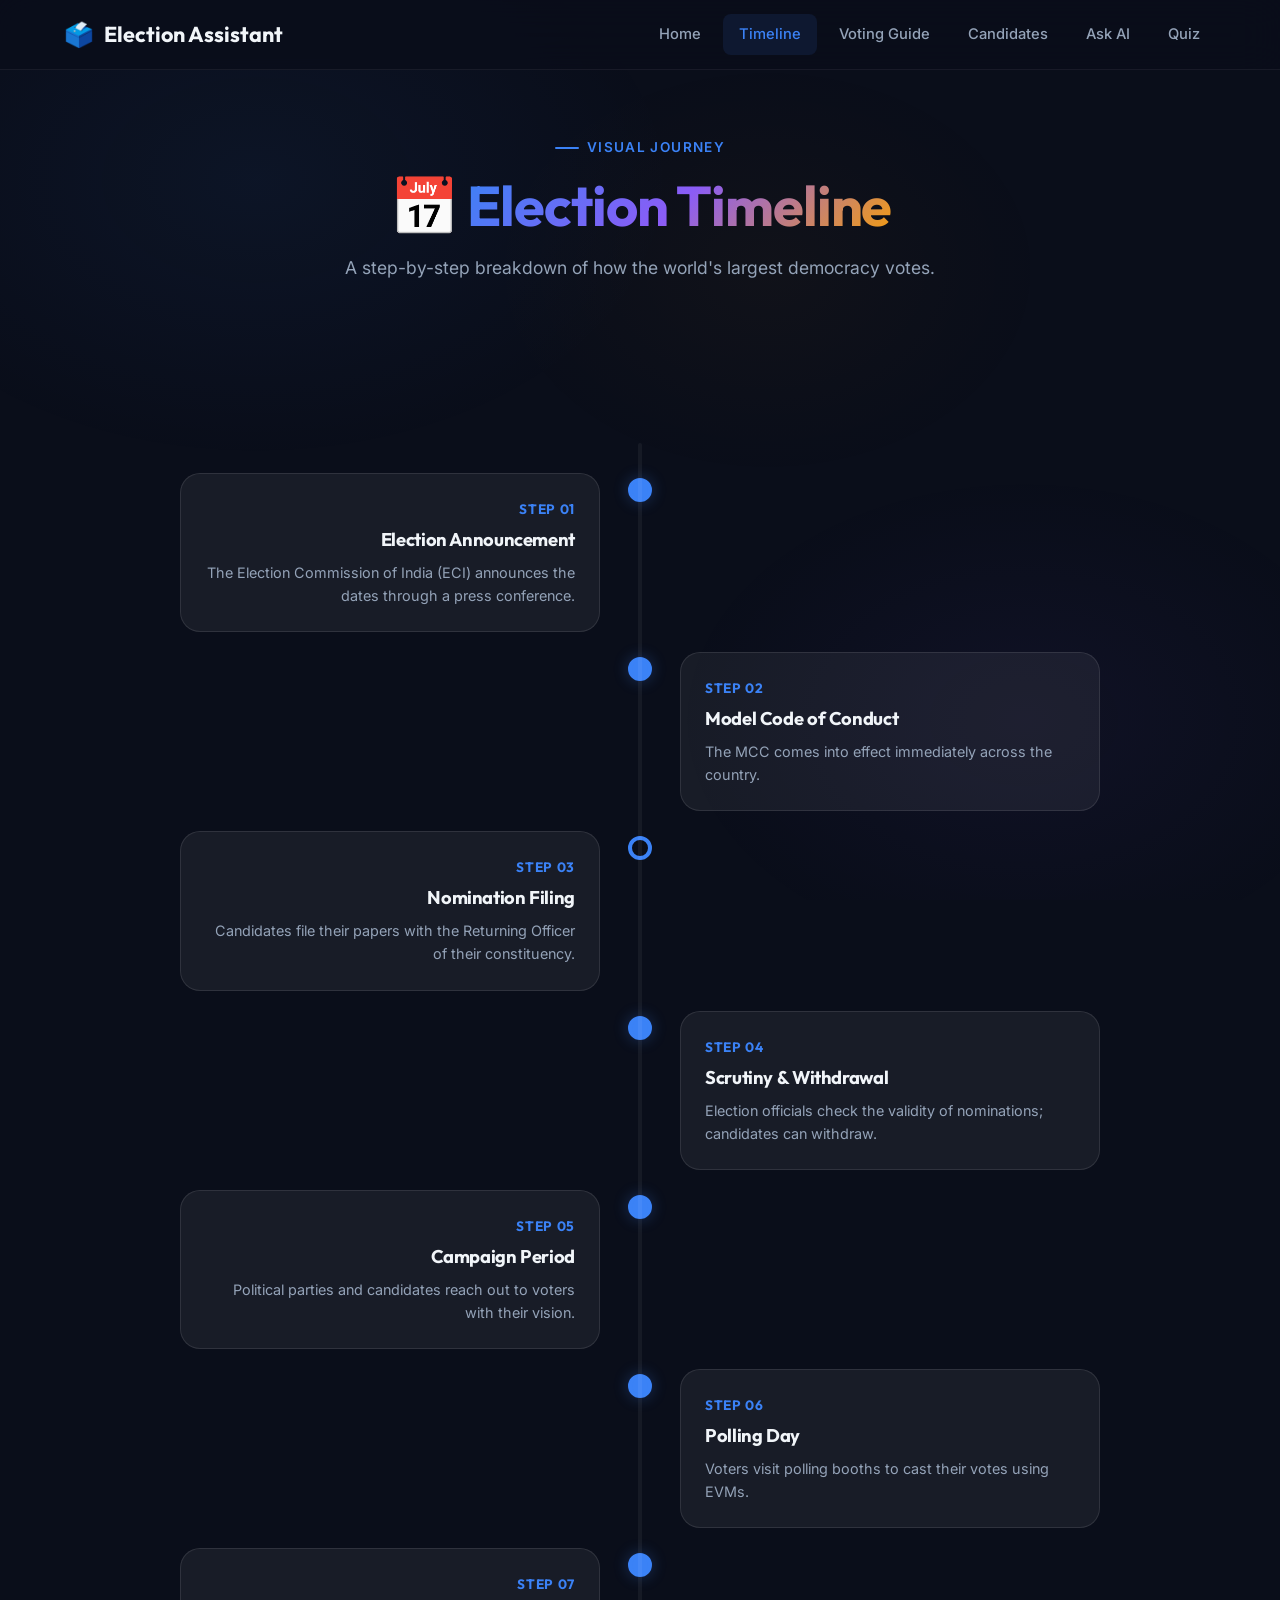
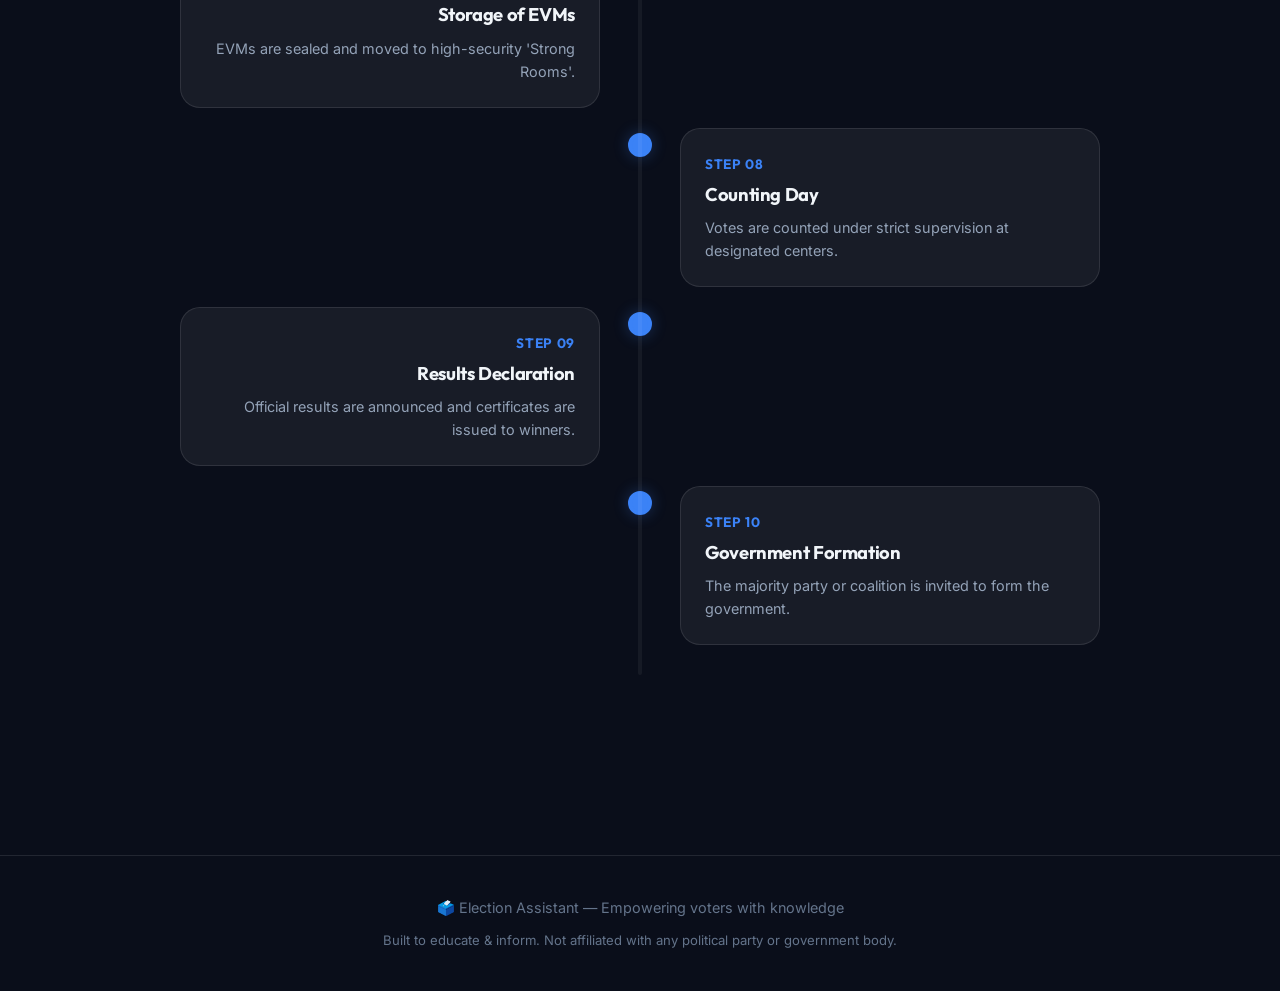
<file: timeline.html>
<!DOCTYPE html>
<html lang="en">
<head>
  <meta charset="UTF-8">
  <meta name="viewport" content="width=device-width, initial-scale=1.0">
  <meta name="description" content="Step-by-step interactive timeline of the Indian general election process.">
  <title>Election Timeline — Election Assistant</title>
  <link rel="icon" type="image/png" href="favicon.png">
  <link rel="stylesheet" href="styles.css">
  <style>
    .timeline { position: relative; max-width: 1000px; margin: 40px auto; padding: 20px 0; }
    .timeline::after { content: ''; position: absolute; width: 4px; background: rgba(255,255,255,0.05); top: 0; bottom: 0; left: 50%; transform: translateX(-50%); border-radius: 2px; }
    .timeline-item { padding: 10px 40px; position: relative; background: inherit; width: 50%; box-sizing: border-box; }
    .timeline-item::after { content: ''; position: absolute; width: 24px; height: 24px; right: -12px; background: var(--bg-nav); border: 4px solid var(--accent-blue); top: 15px; border-radius: 50%; z-index: 1; transition: var(--transition-smooth); }
    .left { left: 0; text-align: right; }
    .right { left: 50%; }
    .right::after { left: -12px; }
    .timeline-content { padding: 24px; background: var(--bg-glass); border: 1px solid var(--bg-glass-border); border-radius: var(--radius-lg); position: relative; transition: var(--transition-smooth); cursor: pointer; }
    .timeline-content:hover { background: var(--bg-card-hover); transform: translateY(-4px); box-shadow: var(--shadow-card); border-color: rgba(255,255,255,0.15); }
    .timeline-content:hover::before { content: ''; position: absolute; top: 0; left: 0; right: 0; bottom: 0; border-radius: inherit; box-shadow: 0 0 20px var(--accent-blue-glow); opacity: 0.1; }
    .timeline-item.active::after { background: var(--accent-blue); box-shadow: 0 0 15px var(--accent-blue-glow); }
    .step-num { font-family: var(--font-heading); font-size: 0.85rem; font-weight: 700; color: var(--accent-blue); text-transform: uppercase; letter-spacing: 0.05em; margin-bottom: 8px; display: block; }
    .timeline-content h3 { font-size: 1.15rem; margin-bottom: 10px; }
    .timeline-content p { font-size: 0.9rem; color: var(--text-secondary); line-height: 1.6; }
    .details { max-height: 0; overflow: hidden; transition: max-height 0.3s ease-out; margin-top: 0; }
    .details.open { max-height: 500px; margin-top: 16px; border-top: 1px solid rgba(255,255,255,0.05); padding-top: 16px; }
    .details ul { padding-left: 20px; text-align: left; }
    .details li { font-size: 0.85rem; color: var(--text-muted); margin-bottom: 6px; }
    @media (max-width:768px) {
      .timeline::after { left: 31px; }
      .timeline-item { width: 100%; padding-left: 70px; padding-right: 25px; text-align: left; }
      .timeline-item::after { left: 19px; }
      .right { left: 0; }
    }
  </style>
</head>
<body>
  <div class="page-wrapper">
    <section class="page-hero">
      <div class="container">
        <span class="section-label">Visual Journey</span>
        <h1>📅 <span class="gradient-text">Election Timeline</span></h1>
        <p>A step-by-step breakdown of how the world's largest democracy votes.</p>
      </div>
    </section>

    <section>
      <div class="container">
        <div class="timeline" id="timeline">
          <div class="timeline-item left reveal">
            <div class="timeline-content" onclick="toggleDetails(this)">
              <span class="step-num">Step 01</span>
              <h3>Election Announcement</h3>
              <p>The Election Commission of India (ECI) announces the dates through a press conference.</p>
              <div class="details">
                <ul>
                  <li>Dates for all phases are declared.</li>
                  <li>Notification is sent to the President/Governor.</li>
                  <li>Official gazette notification is issued.</li>
                </ul>
              </div>
            </div>
          </div>
          <div class="timeline-item right reveal">
            <div class="timeline-content" onclick="toggleDetails(this)">
              <span class="step-num">Step 02</span>
              <h3>Model Code of Conduct</h3>
              <p>The MCC comes into effect immediately across the country.</p>
              <div class="details">
                <ul>
                  <li>No new government schemes can be announced.</li>
                  <li>Restrictions on political speeches and rallies.</li>
                  <li>Official machinery cannot be used for campaigning.</li>
                </ul>
              </div>
            </div>
          </div>
          <div class="timeline-item left reveal">
            <div class="timeline-content" onclick="toggleDetails(this)">
              <span class="step-num">Step 03</span>
              <h3>Nomination Filing</h3>
              <p>Candidates file their papers with the Returning Officer of their constituency.</p>
              <div class="details">
                <ul>
                  <li>Security deposit must be made.</li>
                  <li>Affidavit declaring assets, education, and criminal records.</li>
                  <li>A formal oath is taken by the candidate.</li>
                </ul>
              </div>
            </div>
          </div>
          <div class="timeline-item right reveal">
            <div class="timeline-content" onclick="toggleDetails(this)">
              <span class="step-num">Step 04</span>
              <h3>Scrutiny & Withdrawal</h3>
              <p>Election officials check the validity of nominations; candidates can withdraw.</p>
              <div class="details">
                <ul>
                  <li>Returning officer verifies all documents.</li>
                  <li>Valid nominations are published.</li>
                  <li>Last date for withdrawal is usually 2 days after scrutiny.</li>
                </ul>
              </div>
            </div>
          </div>
          <div class="timeline-item left reveal">
            <div class="timeline-content" onclick="toggleDetails(this)">
              <span class="step-num">Step 05</span>
              <h3>Campaign Period</h3>
              <p>Political parties and candidates reach out to voters with their vision.</p>
              <div class="details">
                <ul>
                  <li>Rallies, door-to-door campaigning, and media ads.</li>
                  <li>Release of Party Manifestos.</li>
                  <li>Campaigning must stop 48 hours before polling ends.</li>
                </ul>
              </div>
            </div>
          </div>
          <div class="timeline-item right reveal">
            <div class="timeline-content" onclick="toggleDetails(this)">
              <span class="step-num">Step 06</span>
              <h3>Polling Day</h3>
              <p>Voters visit polling booths to cast their votes using EVMs.</p>
              <div class="details">
                <ul>
                  <li>Polling starts at 7 or 8 AM.</li>
                  <li>Voters' identities are verified.</li>
                  <li>Indelible ink is applied to the finger.</li>
                </ul>
              </div>
            </div>
          </div>
          <div class="timeline-item left reveal">
            <div class="timeline-content" onclick="toggleDetails(this)">
              <span class="step-num">Step 07</span>
              <h3>Storage of EVMs</h3>
              <p>EVMs are sealed and moved to high-security 'Strong Rooms'.</p>
              <div class="details">
                <ul>
                  <li>Political agents verify the sealing.</li>
                  <li>Strong rooms are guarded 24/7 by security forces.</li>
                  <li>CCTV monitoring and three-layer security.</li>
                </ul>
              </div>
            </div>
          </div>
          <div class="timeline-item right reveal">
            <div class="timeline-content" onclick="toggleDetails(this)">
              <span class="step-num">Step 08</span>
              <h3>Counting Day</h3>
              <p>Votes are counted under strict supervision at designated centers.</p>
              <div class="details">
                <ul>
                  <li>Postal ballots are counted first.</li>
                  <li>EVM counts happen in multiple rounds.</li>
                  <li>VVPAT slips from random booths are verified.</li>
                </ul>
              </div>
            </div>
          </div>
          <div class="timeline-item left reveal">
            <div class="timeline-content" onclick="toggleDetails(this)">
              <span class="step-num">Step 09</span>
              <h3>Results Declaration</h3>
              <p>Official results are announced and certificates are issued to winners.</p>
              <div class="details">
                <ul>
                  <li>ECI updates results in real-time online.</li>
                  <li>Winners are formally notified.</li>
                  <li>The list of elected members is submitted to the President.</li>
                </ul>
              </div>
            </div>
          </div>
          <div class="timeline-item right reveal">
            <div class="timeline-content" onclick="toggleDetails(this)">
              <span class="step-num">Step 10</span>
              <h3>Government Formation</h3>
              <p>The majority party or coalition is invited to form the government.</p>
              <div class="details">
                <ul>
                  <li>Party/Coalition with 272+ seats stakes claim.</li>
                  <li>The Prime Minister is sworn in by the President.</li>
                  <li>The new House is constituted.</li>
                </ul>
              </div>
            </div>
          </div>
        </div>
      </div>
    </section>
  </div>

  <script src="nav.js"></script>
  <script>
    function toggleDetails(content) {
      const details = content.querySelector('.details');
      const item = content.parentElement;
      const isOpen = details.classList.contains('open');
      
      // Close all others
      document.querySelectorAll('.details').forEach(d => d.classList.remove('open'));
      document.querySelectorAll('.timeline-item').forEach(i => i.classList.remove('active'));
      
      if (!isOpen) {
        details.classList.add('open');
        item.classList.add('active');
      }
    }

    // Mark as explored as you scroll
    const observer = new IntersectionObserver((entries) => {
      entries.forEach(entry => {
        if (entry.isIntersecting) {
          entry.target.classList.add('active');
        }
      });
    }, { threshold: 0.8 });

    document.querySelectorAll('.timeline-item').forEach(item => observer.observe(item));
  </script>
</body>
</html>
</file>
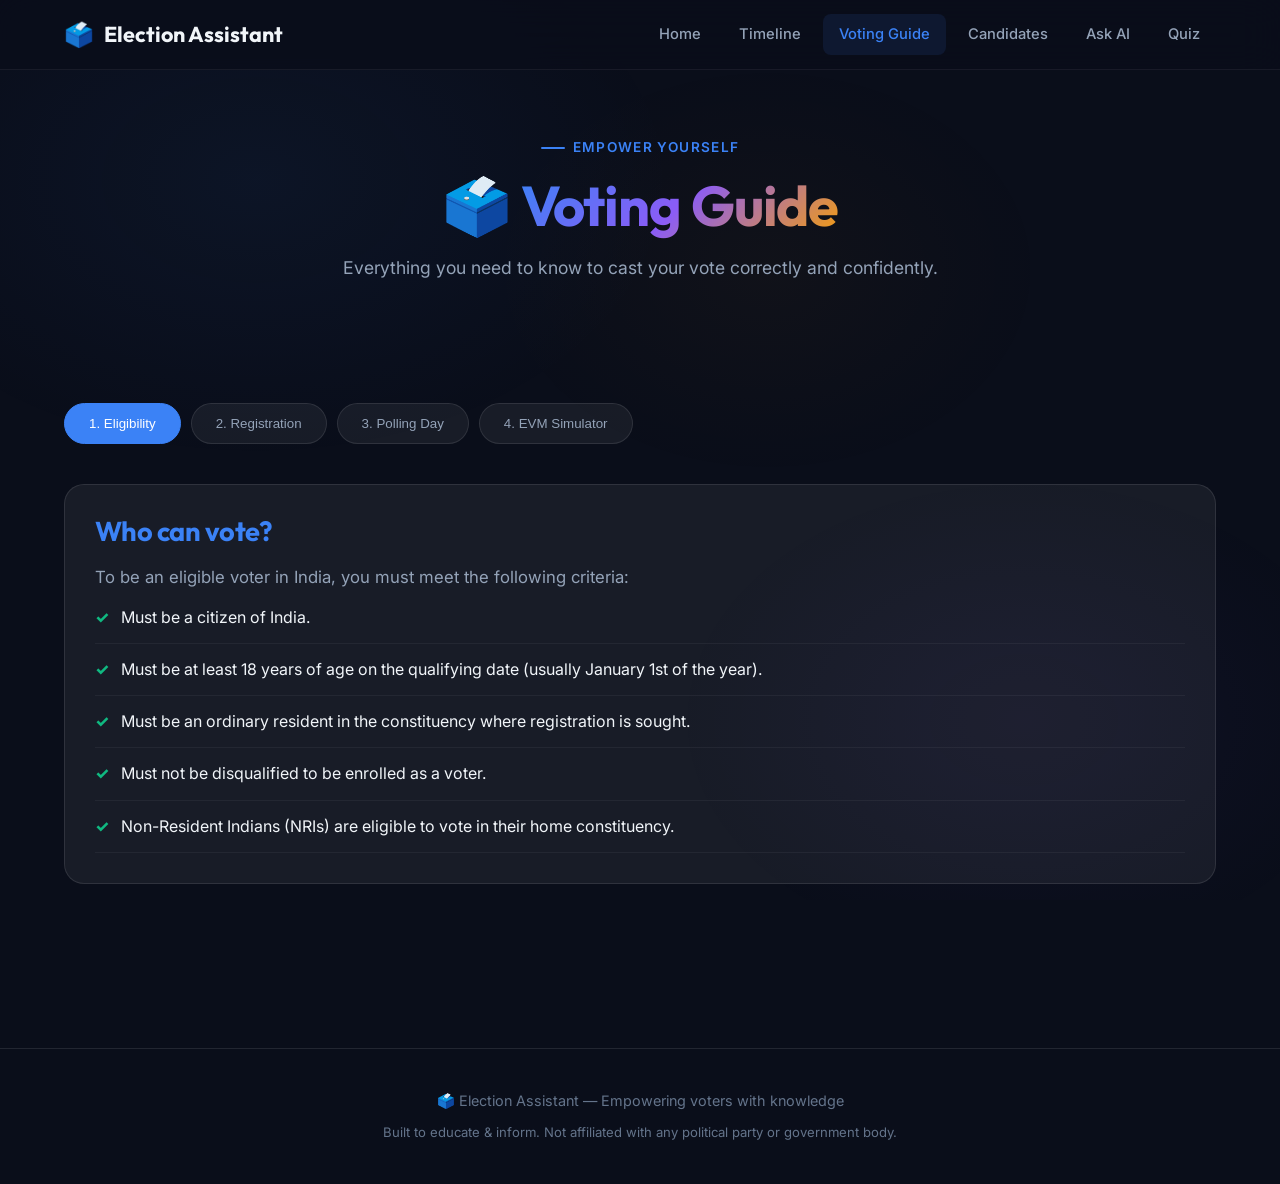
<file: voting-guide.html>
<!DOCTYPE html>
<html lang="en">
<head>
  <meta charset="UTF-8">
  <meta name="viewport" content="width=device-width, initial-scale=1.0">
  <meta name="description" content="Guide on how to register and vote in Indian elections, including EVM simulation.">
  <title>Voting Guide — Election Assistant</title>
  <link rel="icon" type="image/png" href="favicon.png">
  <link rel="stylesheet" href="styles.css">
  <style>
    .guide-tabs { display: flex; gap: 10px; margin-bottom: 30px; overflow-x: auto; padding-bottom: 10px; }
    .tab-btn { padding: 12px 24px; background: var(--bg-glass); border: 1px solid var(--bg-glass-border); border-radius: var(--radius-full); color: var(--text-secondary); cursor: pointer; white-space: nowrap; transition: var(--transition-fast); }
    .tab-btn.active { background: var(--accent-blue); color: white; border-color: var(--accent-blue); }
    .tab-content { display: none; animation: fadeIn 0.4s ease; }
    .tab-content.active { display: block; }
    
    .guide-card { background: var(--bg-glass); border: 1px solid var(--bg-glass-border); border-radius: var(--radius-lg); padding: 30px; margin-bottom: 24px; }
    .guide-card h3 { margin-bottom: 16px; color: var(--accent-blue); }
    .checklist { list-style: none; padding: 0; }
    .checklist li { padding: 12px 0; border-bottom: 1px solid rgba(255,255,255,0.05); display: flex; gap: 12px; }
    .checklist li::before { content: '✓'; color: var(--accent-emerald); font-weight: 800; }
    
    .evm-sim { background: #2d3436; border-radius: var(--radius-lg); padding: 30px; max-width: 400px; margin: 40px auto; border: 8px solid #636e72; box-shadow: 0 20px 40px rgba(0,0,0,0.4); }
    .evm-header { text-align: center; margin-bottom: 20px; font-weight: 700; color: #dfe6e9; font-size: 0.8rem; letter-spacing: 0.1em; }
    .candidate-row { display: flex; align-items: center; justify-content: space-between; padding: 12px; background: #dfe6e9; margin-bottom: 8px; border-radius: 4px; color: #2d3436; }
    .cand-info { display: flex; align-items: center; gap: 10px; font-weight: 700; font-size: 0.9rem; }
    .cand-sym { font-size: 1.4rem; }
    .vote-btn { width: 30px; height: 30px; background: #0984e3; border: 3px solid #74b9ff; border-radius: 4px; cursor: pointer; transition: 0.1s; }
    .vote-btn:active { transform: scale(0.9); background: #00cec9; }
    .evm-light { width: 15px; height: 15px; background: #2d3436; border-radius: 50%; }
    .evm-light.active { background: #ff7675; box-shadow: 0 0 10px #ff7675; }
    .sim-status { text-align: center; margin-top: 20px; font-family: monospace; color: #55efc4; font-size: 0.9rem; }
  </style>
</head>
<body>
  <div class="page-wrapper">
    <section class="page-hero">
      <div class="container">
        <span class="section-label">Empower Yourself</span>
        <h1>🗳️ <span class="gradient-text">Voting Guide</span></h1>
        <p>Everything you need to know to cast your vote correctly and confidently.</p>
      </div>
    </section>

    <section>
      <div class="container">
        <div class="guide-tabs">
          <button class="tab-btn active" onclick="openTab(event, 'eligibility')">1. Eligibility</button>
          <button class="tab-btn" onclick="openTab(event, 'registration')">2. Registration</button>
          <button class="tab-btn" onclick="openTab(event, 'polling')">3. Polling Day</button>
          <button class="tab-btn" onclick="openTab(event, 'evm')">4. EVM Simulator</button>
        </div>

        <div id="eligibility" class="tab-content active">
          <div class="guide-card reveal">
            <h3>Who can vote?</h3>
            <p>To be an eligible voter in India, you must meet the following criteria:</p>
            <ul class="checklist">
              <li>Must be a citizen of India.</li>
              <li>Must be at least 18 years of age on the qualifying date (usually January 1st of the year).</li>
              <li>Must be an ordinary resident in the constituency where registration is sought.</li>
              <li>Must not be disqualified to be enrolled as a voter.</li>
              <li>Non-Resident Indians (NRIs) are eligible to vote in their home constituency.</li>
            </ul>
          </div>
        </div>

        <div id="registration" class="tab-content">
          <div class="guide-card">
            <h3>How to Register?</h3>
            <p>Registration is the first step toward voting. You can register online or offline.</p>
            <div class="grid" style="grid-template-columns: repeat(auto-fit, minmax(280px, 1fr)); gap: 20px; margin-top: 20px;">
              <div style="padding: 20px; background: rgba(255,255,255,0.03); border-radius: var(--radius-md);">
                <h4>Online Method</h4>
                <p style="font-size: 0.85rem; margin-top: 8px;">Visit the <strong>National Voter's Service Portal (NVSP)</strong> or use the <strong>Voter Helpline App</strong>. Fill out Form 6 and upload your documents.</p>
              </div>
              <div style="padding: 20px; background: rgba(255,255,255,0.03); border-radius: var(--radius-md);">
                <h4>Offline Method</h4>
                <p style="font-size: 0.85rem; margin-top: 8px;">Visit the <strong>Electoral Registration Officer (ERO)</strong> or Booth Level Officer (BLO) in your area. Submit a physical copy of Form 6.</p>
              </div>
            </div>
            <h4 style="margin-top: 24px;">Required Documents:</h4>
            <ul class="checklist">
              <li>Recent passport-sized photograph.</li>
              <li>Age proof (Birth certificate, Passport, or 10th marksheet).</li>
              <li>Address proof (Aadhaar card, Utility bill, or Bank passbook).</li>
            </ul>
          </div>
        </div>

        <div id="polling" class="tab-content">
          <div class="guide-card">
            <h3>Step-by-Step Polling Day Process</h3>
            <p>Once you reach the polling station, follow these steps:</p>
            <ol class="checklist" style="list-style: decimal inside;">
              <li style="display: list-item;">First polling officer checks your name on the voter list and ID proof.</li>
              <li style="display: list-item;">Second polling officer marks your finger with indelible ink and gives you a slip.</li>
              <li style="display: list-item;">Third polling officer takes the slip and ensures you are ready to vote.</li>
              <li style="display: list-item;">Proceed to the voting compartment and press the button on the EVM.</li>
              <li style="display: list-item;">Check the VVPAT window for the printed slip to verify your vote.</li>
            </ol>
          </div>
        </div>

        <div id="evm" class="tab-content">
          <div class="text-center">
            <h3>Try the EVM Simulator</h3>
            <p>Experience how an Electronic Voting Machine works. Click a blue button to cast a mock vote.</p>
          </div>
          <div class="evm-sim">
            <div class="evm-header">ELECTRONIC VOTING MACHINE</div>
            <div class="candidate-row">
              <div class="cand-info"><span class="cand-sym">🪷</span> Candidate A</div>
              <div style="display:flex; gap:10px; align-items:center;">
                <div class="evm-light"></div>
                <button class="vote-btn" onclick="castVote(this)"></button>
              </div>
            </div>
            <div class="candidate-row">
              <div class="cand-info"><span class="cand-sym">✋</span> Candidate B</div>
              <div style="display:flex; gap:10px; align-items:center;">
                <div class="evm-light"></div>
                <button class="vote-btn" onclick="castVote(this)"></button>
              </div>
            </div>
            <div class="candidate-row">
              <div class="cand-info"><span class="cand-sym">🚲</span> Candidate C</div>
              <div style="display:flex; gap:10px; align-items:center;">
                <div class="evm-light"></div>
                <button class="vote-btn" onclick="castVote(this)"></button>
              </div>
            </div>
            <div class="candidate-row">
              <div class="cand-info"><span class="cand-sym">🏹</span> Candidate D</div>
              <div style="display:flex; gap:10px; align-items:center;">
                <div class="evm-light"></div>
                <button class="vote-btn" onclick="castVote(this)"></button>
              </div>
            </div>
            <div class="sim-status" id="evmStatus">READY TO VOTE</div>
          </div>
        </div>
      </div>
    </section>
  </div>

  <script src="nav.js"></script>
  <script>
    function openTab(evt, tabName) {
      document.querySelectorAll('.tab-content').forEach(t => t.classList.remove('active'));
      document.querySelectorAll('.tab-btn').forEach(b => b.classList.remove('active'));
      document.getElementById(tabName).classList.add('active');
      evt.currentTarget.classList.add('active');
    }

    function castVote(btn) {
      const status = document.getElementById('evmStatus');
      const light = btn.previousElementSibling;
      
      // Prevent multiple clicks
      if (status.textContent !== "READY TO VOTE") return;

      light.classList.add('active');
      status.textContent = "VOTE RECORDED - BEEP!";
      status.style.color = "#ff7675";

      setTimeout(() => {
        light.classList.remove('active');
        status.textContent = "CHECK VVPAT SLIP (7s)...";
        status.style.color = "#fdcb6e";
      }, 1000);

      setTimeout(() => {
        status.textContent = "READY TO VOTE";
        status.style.color = "#55efc4";
      }, 8000);
    }
  </script>
</body>
</html>
</file>
<file: styles.css>
/* ============================================
   ELECTION ASSISTANT — GLOBAL DESIGN SYSTEM
   ============================================ */

/* ---------- Google Fonts ---------- */
@import url('https://fonts.googleapis.com/css2?family=Inter:wght@300;400;500;600;700&family=Outfit:wght@400;500;600;700;800&display=swap');

/* ---------- CSS Variables ---------- */
:root {
  /* Backgrounds */
  --bg-primary: #0a0e1a;
  --bg-secondary: #111827;
  --bg-card: rgba(255, 255, 255, 0.04);
  --bg-card-hover: rgba(255, 255, 255, 0.08);
  --bg-glass: rgba(255, 255, 255, 0.06);
  --bg-glass-border: rgba(255, 255, 255, 0.1);
  --bg-nav: rgba(10, 14, 26, 0.85);

  /* Accent Colors */
  --accent-blue: #3b82f6;
  --accent-blue-glow: rgba(59, 130, 246, 0.3);
  --accent-violet: #8b5cf6;
  --accent-violet-glow: rgba(139, 92, 246, 0.3);
  --accent-amber: #f59e0b;
  --accent-amber-glow: rgba(245, 158, 11, 0.3);
  --accent-emerald: #10b981;
  --accent-emerald-glow: rgba(16, 185, 129, 0.3);
  --accent-rose: #f43f5e;
  --accent-rose-glow: rgba(244, 63, 94, 0.3);
  --accent-cyan: #06b6d4;
  --accent-cyan-glow: rgba(6, 182, 212, 0.3);

  /* Gradients */
  --gradient-hero: linear-gradient(135deg, #3b82f6, #8b5cf6, #f59e0b);
  --gradient-blue-violet: linear-gradient(135deg, #3b82f6, #8b5cf6);
  --gradient-emerald-cyan: linear-gradient(135deg, #10b981, #06b6d4);
  --gradient-amber-rose: linear-gradient(135deg, #f59e0b, #f43f5e);

  /* Text Colors */
  --text-primary: #f1f5f9;
  --text-secondary: #94a3b8;
  --text-muted: #64748b;

  /* Typography */
  --font-body: 'Inter', -apple-system, BlinkMacSystemFont, sans-serif;
  --font-heading: 'Outfit', 'Inter', sans-serif;

  /* Spacing */
  --container-width: 1200px;
  --section-padding: 80px 0;
  --card-padding: 28px;
  --nav-height: 70px;

  /* Borders */
  --radius-sm: 8px;
  --radius-md: 14px;
  --radius-lg: 20px;
  --radius-xl: 28px;
  --radius-full: 9999px;

  /* Shadows */
  --shadow-card: 0 4px 24px rgba(0, 0, 0, 0.3);
  --shadow-glow-blue: 0 0 30px rgba(59, 130, 246, 0.15);
  --shadow-glow-violet: 0 0 30px rgba(139, 92, 246, 0.15);

  /* Transitions */
  --transition-fast: 0.2s cubic-bezier(0.4, 0, 0.2, 1);
  --transition-smooth: 0.35s cubic-bezier(0.4, 0, 0.2, 1);
  --transition-spring: 0.5s cubic-bezier(0.34, 1.56, 0.64, 1);
}

/* ---------- Reset ---------- */
*,
*::before,
*::after {
  margin: 0;
  padding: 0;
  box-sizing: border-box;
}

html {
  scroll-behavior: smooth;
  font-size: 16px;
}

body {
  font-family: var(--font-body);
  background: var(--bg-primary);
  color: var(--text-primary);
  line-height: 1.7;
  min-height: 100vh;
  overflow-x: hidden;
  -webkit-font-smoothing: antialiased;
}

/* Animated background particles */
body::before {
  content: '';
  position: fixed;
  top: 0;
  left: 0;
  width: 100%;
  height: 100%;
  background:
    radial-gradient(ellipse 600px 400px at 20% 20%, rgba(59, 130, 246, 0.06) 0%, transparent 70%),
    radial-gradient(ellipse 500px 350px at 80% 80%, rgba(139, 92, 246, 0.05) 0%, transparent 70%),
    radial-gradient(ellipse 400px 300px at 60% 30%, rgba(245, 158, 11, 0.03) 0%, transparent 70%);
  pointer-events: none;
  z-index: 0;
}

a {
  text-decoration: none;
  color: inherit;
}

ul {
  list-style: none;
}

img {
  max-width: 100%;
  display: block;
}

/* ---------- Typography ---------- */
h1,
h2,
h3,
h4,
h5,
h6 {
  font-family: var(--font-heading);
  font-weight: 700;
  line-height: 1.2;
  letter-spacing: -0.02em;
}

h1 {
  font-size: clamp(2.2rem, 5vw, 3.5rem);
}

h2 {
  font-size: clamp(1.8rem, 4vw, 2.6rem);
}

h3 {
  font-size: clamp(1.3rem, 3vw, 1.7rem);
}

h4 {
  font-size: 1.2rem;
}

p {
  color: var(--text-secondary);
  font-size: 1.05rem;
}

.gradient-text {
  background: var(--gradient-hero);
  -webkit-background-clip: text;
  -webkit-text-fill-color: transparent;
  background-clip: text;
}

.section-label {
  display: inline-flex;
  align-items: center;
  gap: 8px;
  font-size: 0.85rem;
  font-weight: 600;
  text-transform: uppercase;
  letter-spacing: 0.1em;
  color: var(--accent-blue);
  margin-bottom: 12px;
}

.section-label::before {
  content: '';
  width: 24px;
  height: 2px;
  background: var(--accent-blue);
  border-radius: 2px;
}

/* ---------- Layout ---------- */
.container {
  max-width: var(--container-width);
  margin: 0 auto;
  padding: 0 24px;
  position: relative;
  z-index: 1;
}

.page-wrapper {
  padding-top: var(--nav-height);
  min-height: 100vh;
}

section {
  padding: var(--section-padding);
}

/* ---------- Navigation ---------- */
.navbar {
  position: fixed;
  top: 0;
  left: 0;
  width: 100%;
  height: var(--nav-height);
  background: var(--bg-nav);
  backdrop-filter: blur(20px);
  -webkit-backdrop-filter: blur(20px);
  border-bottom: 1px solid var(--bg-glass-border);
  z-index: 1000;
  transition: var(--transition-smooth);
}

.navbar .container {
  display: flex;
  align-items: center;
  justify-content: space-between;
  height: 100%;
}

.nav-logo {
  display: flex;
  align-items: center;
  gap: 10px;
  font-family: var(--font-heading);
  font-weight: 700;
  font-size: 1.35rem;
  color: var(--text-primary);
  cursor: pointer;
}

.nav-logo span {
  font-size: 1.5rem;
}

.nav-links {
  display: flex;
  align-items: center;
  gap: 6px;
}

.nav-links a {
  padding: 8px 16px;
  border-radius: var(--radius-sm);
  font-size: 0.92rem;
  font-weight: 500;
  color: var(--text-secondary);
  transition: var(--transition-fast);
  position: relative;
}

.nav-links a:hover {
  color: var(--text-primary);
  background: var(--bg-card);
}

.nav-links a.active {
  color: var(--accent-blue);
  background: rgba(59, 130, 246, 0.1);
}

.nav-hamburger {
  display: none;
  flex-direction: column;
  gap: 5px;
  cursor: pointer;
  padding: 8px;
  border-radius: var(--radius-sm);
  transition: var(--transition-fast);
}

.nav-hamburger:hover {
  background: var(--bg-card);
}

.nav-hamburger span {
  display: block;
  width: 22px;
  height: 2px;
  background: var(--text-primary);
  border-radius: 2px;
  transition: var(--transition-smooth);
}

.nav-hamburger.open span:nth-child(1) {
  transform: translateY(7px) rotate(45deg);
}

.nav-hamburger.open span:nth-child(2) {
  opacity: 0;
}

.nav-hamburger.open span:nth-child(3) {
  transform: translateY(-7px) rotate(-45deg);
}

/* ---------- Glass Card ---------- */
.glass-card {
  background: var(--bg-glass);
  border: 1px solid var(--bg-glass-border);
  border-radius: var(--radius-lg);
  padding: var(--card-padding);
  backdrop-filter: blur(12px);
  -webkit-backdrop-filter: blur(12px);
  transition: var(--transition-smooth);
}

.glass-card:hover {
  background: var(--bg-card-hover);
  border-color: rgba(255, 255, 255, 0.15);
  transform: translateY(-4px);
  box-shadow: var(--shadow-card);
}

/* ---------- Feature Cards ---------- */
.feature-card {
  background: var(--bg-glass);
  border: 1px solid var(--bg-glass-border);
  border-radius: var(--radius-lg);
  padding: 32px 28px;
  transition: var(--transition-smooth);
  position: relative;
  overflow: hidden;
  cursor: pointer;
}

.feature-card::before {
  content: '';
  position: absolute;
  top: 0;
  left: 0;
  right: 0;
  height: 3px;
  background: var(--card-accent, var(--gradient-blue-violet));
  opacity: 0;
  transition: var(--transition-smooth);
}

.feature-card:hover {
  background: var(--bg-card-hover);
  transform: translateY(-6px);
  box-shadow: var(--shadow-card);
  border-color: rgba(255, 255, 255, 0.12);
}

.feature-card:hover::before {
  opacity: 1;
}

.feature-card .card-icon {
  width: 56px;
  height: 56px;
  border-radius: var(--radius-md);
  display: flex;
  align-items: center;
  justify-content: center;
  font-size: 1.6rem;
  margin-bottom: 18px;
  background: var(--icon-bg, rgba(59, 130, 246, 0.12));
}

.feature-card h3 {
  margin-bottom: 10px;
  font-size: 1.2rem;
}

.feature-card p {
  font-size: 0.95rem;
  line-height: 1.6;
}

.feature-card .card-arrow {
  display: inline-flex;
  align-items: center;
  gap: 6px;
  margin-top: 16px;
  font-size: 0.9rem;
  font-weight: 600;
  color: var(--accent-blue);
  transition: var(--transition-fast);
}

.feature-card:hover .card-arrow {
  gap: 10px;
}

/* ---------- Buttons ---------- */
.btn {
  display: inline-flex;
  align-items: center;
  gap: 8px;
  padding: 12px 28px;
  border: none;
  border-radius: var(--radius-full);
  font-family: var(--font-body);
  font-size: 0.95rem;
  font-weight: 600;
  cursor: pointer;
  transition: var(--transition-smooth);
  outline: none;
}

.btn-primary {
  background: var(--gradient-blue-violet);
  color: white;
  box-shadow: 0 4px 16px var(--accent-blue-glow);
}

.btn-primary:hover {
  transform: translateY(-2px);
  box-shadow: 0 8px 28px var(--accent-blue-glow);
}

.btn-secondary {
  background: var(--bg-glass);
  border: 1px solid var(--bg-glass-border);
  color: var(--text-primary);
  backdrop-filter: blur(8px);
}

.btn-secondary:hover {
  background: var(--bg-card-hover);
  border-color: rgba(255, 255, 255, 0.2);
  transform: translateY(-2px);
}

.btn-sm {
  padding: 8px 18px;
  font-size: 0.85rem;
}

/* ---------- Stats ---------- */
.stats-grid {
  display: grid;
  grid-template-columns: repeat(auto-fit, minmax(200px, 1fr));
  gap: 20px;
}

.stat-card {
  text-align: center;
  padding: 28px 20px;
  background: var(--bg-glass);
  border: 1px solid var(--bg-glass-border);
  border-radius: var(--radius-lg);
}

.stat-card .stat-number {
  font-family: var(--font-heading);
  font-size: 2.2rem;
  font-weight: 800;
  background: var(--stat-gradient, var(--gradient-blue-violet));
  -webkit-background-clip: text;
  -webkit-text-fill-color: transparent;
  background-clip: text;
  margin-bottom: 6px;
}

.stat-card .stat-label {
  font-size: 0.9rem;
  color: var(--text-muted);
}

/* ---------- Footer ---------- */
.footer {
  border-top: 1px solid var(--bg-glass-border);
  padding: 40px 0;
  margin-top: 60px;
  text-align: center;
  position: relative;
  z-index: 1;
}

.footer p {
  font-size: 0.9rem;
  color: var(--text-muted);
}

.footer a {
  color: var(--accent-blue);
  transition: var(--transition-fast);
}

.footer a:hover {
  color: var(--accent-violet);
}

/* ---------- Scroll Animations ---------- */
.reveal {
  opacity: 0;
  transform: translateY(30px);
  transition: opacity 0.7s ease, transform 0.7s ease;
}

.reveal.visible {
  opacity: 1;
  transform: translateY(0);
}

.reveal-delay-1 {
  transition-delay: 0.1s;
}

.reveal-delay-2 {
  transition-delay: 0.2s;
}

.reveal-delay-3 {
  transition-delay: 0.3s;
}

.reveal-delay-4 {
  transition-delay: 0.4s;
}

.reveal-delay-5 {
  transition-delay: 0.5s;
}

/* ---------- Page Hero ---------- */
.page-hero {
  padding: 60px 0 40px;
  text-align: center;
}

.page-hero h1 {
  margin-bottom: 14px;
}

.page-hero p {
  max-width: 600px;
  margin: 0 auto;
  font-size: 1.1rem;
}

/* ---------- Responsive ---------- */
@media (max-width: 768px) {
  :root {
    --section-padding: 50px 0;
    --card-padding: 22px;
    --nav-height: 60px;
  }

  .nav-links {
    position: fixed;
    top: var(--nav-height);
    left: 0;
    right: 0;
    background: var(--bg-nav);
    backdrop-filter: blur(20px);
    -webkit-backdrop-filter: blur(20px);
    flex-direction: column;
    padding: 16px;
    gap: 4px;
    border-bottom: 1px solid var(--bg-glass-border);
    transform: translateY(-100%);
    opacity: 0;
    pointer-events: none;
    transition: var(--transition-smooth);
  }

  .nav-links.open {
    transform: translateY(0);
    opacity: 1;
    pointer-events: all;
  }

  .nav-links a {
    width: 100%;
    padding: 12px 16px;
    border-radius: var(--radius-sm);
  }

  .nav-hamburger {
    display: flex;
  }

  .page-hero {
    padding: 40px 0 24px;
  }
}

@media (max-width: 480px) {
  :root {
    --card-padding: 18px;
  }

  h1 {
    font-size: 1.8rem;
  }

  h2 {
    font-size: 1.5rem;
  }
}

/* ---------- Utility Classes ---------- */
.text-center {
  text-align: center;
}

.text-left {
  text-align: left;
}

.mt-1 {
  margin-top: 8px;
}

.mt-2 {
  margin-top: 16px;
}

.mt-3 {
  margin-top: 24px;
}

.mt-4 {
  margin-top: 32px;
}

.mb-1 {
  margin-bottom: 8px;
}

.mb-2 {
  margin-bottom: 16px;
}

.mb-3 {
  margin-bottom: 24px;
}

.mb-4 {
  margin-bottom: 32px;
}

.gap-grid {
  display: grid;
  gap: 24px;
}

/* AI Chat Widget */
.chat-widget { position: fixed; bottom: 30px; right: 30px; z-index: 2000; display: flex; flex-direction: column; align-items: flex-end; }
.chat-toggle { width: 60px; height: 60px; border-radius: 50%; background: var(--gradient-blue-violet); box-shadow: 0 4px 20px var(--accent-blue-glow); display: flex; align-items: center; justify-content: center; font-size: 1.8rem; color: white; cursor: pointer; transition: var(--transition-smooth); border: none; }
.chat-toggle:hover { transform: scale(1.1) rotate(5deg); box-shadow: 0 8px 30px var(--accent-blue-glow); }
.chat-window { width: 380px; height: 500px; background: var(--bg-nav); backdrop-filter: blur(25px); -webkit-backdrop-filter: blur(25px); border: 1px solid var(--bg-glass-border); border-radius: var(--radius-lg); box-shadow: var(--shadow-card); display: none; flex-direction: column; margin-bottom: 20px; overflow: hidden; animation: slideIn 0.3s ease; }
.chat-window.open { display: flex; }
.chat-win-header { padding: 16px 20px; background: rgba(255, 255, 255, 0.05); border-bottom: 1px solid var(--bg-glass-border); display: flex; justify-content: space-between; align-items: center; }
.chat-win-header h4 { font-size: 1rem; display: flex; align-items: center; gap: 8px; margin: 0; }
.chat-close { background: transparent; border: none; color: var(--text-muted); font-size: 1.2rem; cursor: pointer; transition: var(--transition-fast); }
.chat-close:hover { color: var(--text-primary); }
.chat-messages { flex: 1; padding: 20px; overflow-y: auto; display: flex; flex-direction: column; gap: 12px; }
.chat-msg { max-width: 85%; padding: 10px 14px; border-radius: var(--radius-md); font-size: 0.9rem; line-height: 1.5; animation: msgFadeIn 0.3s ease; }
.chat-msg.bot { align-self: flex-start; background: rgba(255, 255, 255, 0.08); color: var(--text-primary); border-bottom-left-radius: 4px; }
.chat-msg.user { align-self: flex-end; background: var(--accent-blue); color: white; border-bottom-right-radius: 4px; }
.chat-input-box { padding: 16px; background: rgba(0, 0, 0, 0.2); display: flex; gap: 10px; }
.chat-input-box input { flex: 1; background: rgba(255, 255, 255, 0.05); border: 1px solid var(--bg-glass-border); border-radius: var(--radius-full); padding: 8px 16px; color: white; outline: none; font-size: 0.9rem; }
.chat-input-box button { background: var(--gradient-blue-violet); border: none; border-radius: 50%; width: 36px; height: 36px; display: flex; align-items: center; justify-content: center; color: white; cursor: pointer; }
@keyframes slideIn { from { opacity: 0; transform: translateY(20px) scale(0.95); } to { opacity: 1; transform: translateY(0) scale(1); } }
@keyframes msgFadeIn { from { opacity: 0; transform: translateY(5px); } to { opacity: 1; transform: translateY(0); } }
@media (max-width: 480px) { .chat-window { width: calc(100vw - 40px); height: 450px; right: 20px; bottom: 80px; } }
</file>
